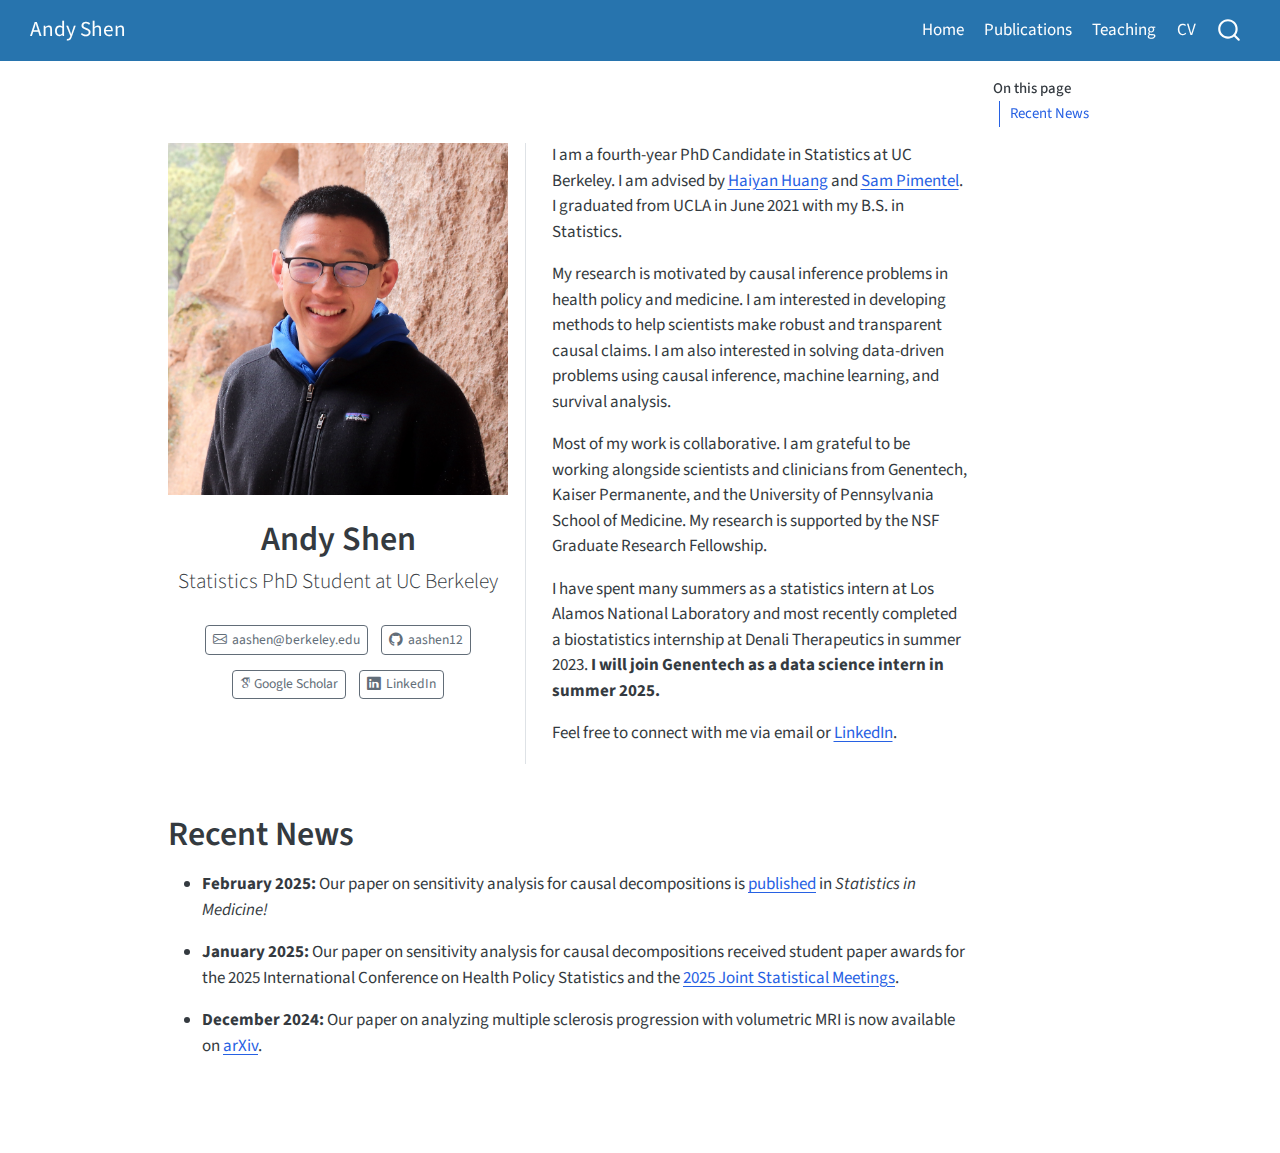
<file: index.html>
<!DOCTYPE html>
<html xmlns="http://www.w3.org/1999/xhtml" lang="en" xml:lang="en"><head>

<meta charset="utf-8">
<meta name="generator" content="quarto-1.5.57">

<meta name="viewport" content="width=device-width, initial-scale=1.0, user-scalable=yes">


<title>Andy Shen</title>
<style>
code{white-space: pre-wrap;}
span.smallcaps{font-variant: small-caps;}
div.columns{display: flex; gap: min(4vw, 1.5em);}
div.column{flex: auto; overflow-x: auto;}
div.hanging-indent{margin-left: 1.5em; text-indent: -1.5em;}
ul.task-list{list-style: none;}
ul.task-list li input[type="checkbox"] {
  width: 0.8em;
  margin: 0 0.8em 0.2em -1em; /* quarto-specific, see https://github.com/quarto-dev/quarto-cli/issues/4556 */ 
  vertical-align: middle;
}
</style>


<script src="site_libs/quarto-nav/quarto-nav.js"></script>
<script src="site_libs/quarto-nav/headroom.min.js"></script>
<script src="site_libs/clipboard/clipboard.min.js"></script>
<script src="site_libs/quarto-search/autocomplete.umd.js"></script>
<script src="site_libs/quarto-search/fuse.min.js"></script>
<script src="site_libs/quarto-search/quarto-search.js"></script>
<meta name="quarto:offset" content="./">
<script src="site_libs/quarto-html/quarto.js"></script>
<script src="site_libs/quarto-html/popper.min.js"></script>
<script src="site_libs/quarto-html/tippy.umd.min.js"></script>
<link href="site_libs/quarto-html/tippy.css" rel="stylesheet">
<link href="site_libs/quarto-html/quarto-syntax-highlighting.css" rel="stylesheet" id="quarto-text-highlighting-styles">
<script src="site_libs/bootstrap/bootstrap.min.js"></script>
<link href="site_libs/bootstrap/bootstrap-icons.css" rel="stylesheet">
<link href="site_libs/bootstrap/bootstrap.min.css" rel="stylesheet" id="quarto-bootstrap" data-mode="light">
<link href="site_libs/quarto-contrib/academicons-1.9.4/all.css" rel="stylesheet">
<link href="site_libs/quarto-contrib/academicons-1.9.4/size.css" rel="stylesheet">
<script id="quarto-search-options" type="application/json">{
  "location": "navbar",
  "copy-button": false,
  "collapse-after": 3,
  "panel-placement": "end",
  "type": "overlay",
  "limit": 50,
  "keyboard-shortcut": [
    "f",
    "/",
    "s"
  ],
  "show-item-context": false,
  "language": {
    "search-no-results-text": "No results",
    "search-matching-documents-text": "matching documents",
    "search-copy-link-title": "Copy link to search",
    "search-hide-matches-text": "Hide additional matches",
    "search-more-match-text": "more match in this document",
    "search-more-matches-text": "more matches in this document",
    "search-clear-button-title": "Clear",
    "search-text-placeholder": "",
    "search-detached-cancel-button-title": "Cancel",
    "search-submit-button-title": "Submit",
    "search-label": "Search"
  }
}</script>


<link rel="stylesheet" href="styles.css">
</head>

<body class="nav-fixed">

<div id="quarto-search-results"></div>
  <header id="quarto-header" class="headroom fixed-top">
    <nav class="navbar navbar-expand-lg " data-bs-theme="dark">
      <div class="navbar-container container-fluid">
      <div class="navbar-brand-container mx-auto">
    <a class="navbar-brand" href="./index.html">
    <span class="navbar-title">Andy Shen</span>
    </a>
  </div>
            <div id="quarto-search" class="" title="Search"></div>
          <button class="navbar-toggler" type="button" data-bs-toggle="collapse" data-bs-target="#navbarCollapse" aria-controls="navbarCollapse" role="menu" aria-expanded="false" aria-label="Toggle navigation" onclick="if (window.quartoToggleHeadroom) { window.quartoToggleHeadroom(); }">
  <span class="navbar-toggler-icon"></span>
</button>
          <div class="collapse navbar-collapse" id="navbarCollapse">
            <ul class="navbar-nav navbar-nav-scroll ms-auto">
  <li class="nav-item">
    <a class="nav-link active" href="./index.html" aria-current="page"> 
<span class="menu-text">Home</span></a>
  </li>  
  <li class="nav-item">
    <a class="nav-link" href="./publications/index.html"> 
<span class="menu-text">Publications</span></a>
  </li>  
  <li class="nav-item">
    <a class="nav-link" href="./teaching/index.html"> 
<span class="menu-text">Teaching</span></a>
  </li>  
  <li class="nav-item">
    <a class="nav-link" href="./andy_shen_resume.pdf"> 
<span class="menu-text">CV</span></a>
  </li>  
</ul>
          </div> <!-- /navcollapse -->
            <div class="quarto-navbar-tools">
</div>
      </div> <!-- /container-fluid -->
    </nav>
</header>
<!-- content -->
<div id="quarto-content" class="quarto-container page-columns page-rows-contents page-layout-article page-navbar">
<!-- sidebar -->
<!-- margin-sidebar -->
    <div id="quarto-margin-sidebar" class="sidebar margin-sidebar">
        <nav id="TOC" role="doc-toc" class="toc-active">
    <h2 id="toc-title">On this page</h2>
   
  <ul>
  <li><a href="#recent-news" id="toc-recent-news" class="nav-link active" data-scroll-target="#recent-news">Recent News</a></li>
  </ul>
</nav>
    </div>
<!-- main -->
<main class="content" id="quarto-document-content">




<div class="quarto-about-trestles">
  <div class="about-entity">
    <img src="andy.jpg" class="about-image
  rectangle " style="width: 20em;">
<header id="title-block-header" class="quarto-title-block default">
<div class="quarto-title">
<h1 class="title">Andy Shen</h1>
<p class="subtitle lead">Statistics PhD Student at UC Berkeley</p>
</div>
<div class="quarto-title-meta">
  </div>
</header>
    <div class="about-links">
  <a href="mailto:aashen@berkeley.edu" class="about-link" rel="" target="">
    <i class="bi bi-envelope"></i>
     <span class="about-link-text">aashen@berkeley.edu</span>
  </a>
  <a href="https://github.com/aashen12" class="about-link" rel="" target="">
    <i class="bi bi-github"></i>
     <span class="about-link-text">aashen12</span>
  </a>
  <a href="https://scholar.google.com/citations?user=5GYeqKgAAAAJ&amp;hl=en" class="about-link" rel="" target="">
     <span class="about-link-text"><i class="ai  ai-google-scholar" aria-label="google-scholar"></i> Google Scholar</span>
  </a>
  <a href="https://www.linkedin.com/in/shen-andy/" class="about-link" rel="" target="">
    <i class="bi bi-linkedin"></i>
     <span class="about-link-text">LinkedIn</span>
  </a>
</div>
  </div>
  <div class="about-contents"><div id="hero-heading">
<p>I am a fourth-year PhD Candidate in Statistics at UC Berkeley. I am advised by <a href="https://statistics.berkeley.edu/people/haiyan-huang">Haiyan Huang</a> and <a href="https://statistics.berkeley.edu/people/sam-pimentel">Sam Pimentel</a>. I graduated from UCLA in June 2021 with my B.S. in Statistics.</p>
<p>My research is motivated by causal inference problems in health policy and medicine. I am interested in developing methods to help scientists make robust and transparent causal claims. I am also interested in solving data-driven problems using causal inference, machine learning, and survival analysis.</p>
<p>Most of my work is collaborative. I am grateful to be working alongside scientists and clinicians from Genentech, Kaiser Permanente, and the University of Pennsylvania School of Medicine. My research is supported by the NSF Graduate Research Fellowship.</p>
<p>I have spent many summers as a statistics intern at Los Alamos National Laboratory and most recently completed a biostatistics internship at Denali Therapeutics in summer 2023. <strong>I will join Genentech as a data science intern in summer 2025.</strong></p>
<p>Feel free to connect with me via email or <a href="https://www.linkedin.com/in/shen-andy/">LinkedIn</a>.</p>
</div></div>
</div>

<section id="recent-news" class="level1">
<h1>Recent News</h1>
<ul>
<li><p><strong>February 2025:</strong> Our paper on sensitivity analysis for causal decompositions is <a href="https://onlinelibrary.wiley.com/doi/10.1002/sim.70010">published</a> in <em>Statistics in Medicine!</em></p></li>
<li><p><strong>January 2025:</strong> Our paper on sensitivity analysis for causal decompositions received student paper awards for the 2025 International Conference on Health Policy Statistics and the <a href="https://community.amstat.org/mhs/awards/studentpapercompetition">2025 Joint Statistical Meetings</a>.</p></li>
<li><p><strong>December 2024:</strong> Our paper on analyzing multiple sclerosis progression with volumetric MRI is now available on <a href="https://arxiv.org/abs/2412.09497">arXiv</a>.</p></li>
</ul>



</section>

</main> <!-- /main -->
<script id="quarto-html-after-body" type="application/javascript">
window.document.addEventListener("DOMContentLoaded", function (event) {
  const toggleBodyColorMode = (bsSheetEl) => {
    const mode = bsSheetEl.getAttribute("data-mode");
    const bodyEl = window.document.querySelector("body");
    if (mode === "dark") {
      bodyEl.classList.add("quarto-dark");
      bodyEl.classList.remove("quarto-light");
    } else {
      bodyEl.classList.add("quarto-light");
      bodyEl.classList.remove("quarto-dark");
    }
  }
  const toggleBodyColorPrimary = () => {
    const bsSheetEl = window.document.querySelector("link#quarto-bootstrap");
    if (bsSheetEl) {
      toggleBodyColorMode(bsSheetEl);
    }
  }
  toggleBodyColorPrimary();  
  const isCodeAnnotation = (el) => {
    for (const clz of el.classList) {
      if (clz.startsWith('code-annotation-')) {                     
        return true;
      }
    }
    return false;
  }
  const onCopySuccess = function(e) {
    // button target
    const button = e.trigger;
    // don't keep focus
    button.blur();
    // flash "checked"
    button.classList.add('code-copy-button-checked');
    var currentTitle = button.getAttribute("title");
    button.setAttribute("title", "Copied!");
    let tooltip;
    if (window.bootstrap) {
      button.setAttribute("data-bs-toggle", "tooltip");
      button.setAttribute("data-bs-placement", "left");
      button.setAttribute("data-bs-title", "Copied!");
      tooltip = new bootstrap.Tooltip(button, 
        { trigger: "manual", 
          customClass: "code-copy-button-tooltip",
          offset: [0, -8]});
      tooltip.show();    
    }
    setTimeout(function() {
      if (tooltip) {
        tooltip.hide();
        button.removeAttribute("data-bs-title");
        button.removeAttribute("data-bs-toggle");
        button.removeAttribute("data-bs-placement");
      }
      button.setAttribute("title", currentTitle);
      button.classList.remove('code-copy-button-checked');
    }, 1000);
    // clear code selection
    e.clearSelection();
  }
  const getTextToCopy = function(trigger) {
      const codeEl = trigger.previousElementSibling.cloneNode(true);
      for (const childEl of codeEl.children) {
        if (isCodeAnnotation(childEl)) {
          childEl.remove();
        }
      }
      return codeEl.innerText;
  }
  const clipboard = new window.ClipboardJS('.code-copy-button:not([data-in-quarto-modal])', {
    text: getTextToCopy
  });
  clipboard.on('success', onCopySuccess);
  if (window.document.getElementById('quarto-embedded-source-code-modal')) {
    // For code content inside modals, clipBoardJS needs to be initialized with a container option
    // TODO: Check when it could be a function (https://github.com/zenorocha/clipboard.js/issues/860)
    const clipboardModal = new window.ClipboardJS('.code-copy-button[data-in-quarto-modal]', {
      text: getTextToCopy,
      container: window.document.getElementById('quarto-embedded-source-code-modal')
    });
    clipboardModal.on('success', onCopySuccess);
  }
    var localhostRegex = new RegExp(/^(?:http|https):\/\/localhost\:?[0-9]*\//);
    var mailtoRegex = new RegExp(/^mailto:/);
      var filterRegex = new RegExp("https:\/\/aashen12\.github\.io\/");
    var isInternal = (href) => {
        return filterRegex.test(href) || localhostRegex.test(href) || mailtoRegex.test(href);
    }
    // Inspect non-navigation links and adorn them if external
 	var links = window.document.querySelectorAll('a[href]:not(.nav-link):not(.navbar-brand):not(.toc-action):not(.sidebar-link):not(.sidebar-item-toggle):not(.pagination-link):not(.no-external):not([aria-hidden]):not(.dropdown-item):not(.quarto-navigation-tool):not(.about-link)');
    for (var i=0; i<links.length; i++) {
      const link = links[i];
      if (!isInternal(link.href)) {
        // undo the damage that might have been done by quarto-nav.js in the case of
        // links that we want to consider external
        if (link.dataset.originalHref !== undefined) {
          link.href = link.dataset.originalHref;
        }
      }
    }
  function tippyHover(el, contentFn, onTriggerFn, onUntriggerFn) {
    const config = {
      allowHTML: true,
      maxWidth: 500,
      delay: 100,
      arrow: false,
      appendTo: function(el) {
          return el.parentElement;
      },
      interactive: true,
      interactiveBorder: 10,
      theme: 'quarto',
      placement: 'bottom-start',
    };
    if (contentFn) {
      config.content = contentFn;
    }
    if (onTriggerFn) {
      config.onTrigger = onTriggerFn;
    }
    if (onUntriggerFn) {
      config.onUntrigger = onUntriggerFn;
    }
    window.tippy(el, config); 
  }
  const noterefs = window.document.querySelectorAll('a[role="doc-noteref"]');
  for (var i=0; i<noterefs.length; i++) {
    const ref = noterefs[i];
    tippyHover(ref, function() {
      // use id or data attribute instead here
      let href = ref.getAttribute('data-footnote-href') || ref.getAttribute('href');
      try { href = new URL(href).hash; } catch {}
      const id = href.replace(/^#\/?/, "");
      const note = window.document.getElementById(id);
      if (note) {
        return note.innerHTML;
      } else {
        return "";
      }
    });
  }
  const xrefs = window.document.querySelectorAll('a.quarto-xref');
  const processXRef = (id, note) => {
    // Strip column container classes
    const stripColumnClz = (el) => {
      el.classList.remove("page-full", "page-columns");
      if (el.children) {
        for (const child of el.children) {
          stripColumnClz(child);
        }
      }
    }
    stripColumnClz(note)
    if (id === null || id.startsWith('sec-')) {
      // Special case sections, only their first couple elements
      const container = document.createElement("div");
      if (note.children && note.children.length > 2) {
        container.appendChild(note.children[0].cloneNode(true));
        for (let i = 1; i < note.children.length; i++) {
          const child = note.children[i];
          if (child.tagName === "P" && child.innerText === "") {
            continue;
          } else {
            container.appendChild(child.cloneNode(true));
            break;
          }
        }
        if (window.Quarto?.typesetMath) {
          window.Quarto.typesetMath(container);
        }
        return container.innerHTML
      } else {
        if (window.Quarto?.typesetMath) {
          window.Quarto.typesetMath(note);
        }
        return note.innerHTML;
      }
    } else {
      // Remove any anchor links if they are present
      const anchorLink = note.querySelector('a.anchorjs-link');
      if (anchorLink) {
        anchorLink.remove();
      }
      if (window.Quarto?.typesetMath) {
        window.Quarto.typesetMath(note);
      }
      // TODO in 1.5, we should make sure this works without a callout special case
      if (note.classList.contains("callout")) {
        return note.outerHTML;
      } else {
        return note.innerHTML;
      }
    }
  }
  for (var i=0; i<xrefs.length; i++) {
    const xref = xrefs[i];
    tippyHover(xref, undefined, function(instance) {
      instance.disable();
      let url = xref.getAttribute('href');
      let hash = undefined; 
      if (url.startsWith('#')) {
        hash = url;
      } else {
        try { hash = new URL(url).hash; } catch {}
      }
      if (hash) {
        const id = hash.replace(/^#\/?/, "");
        const note = window.document.getElementById(id);
        if (note !== null) {
          try {
            const html = processXRef(id, note.cloneNode(true));
            instance.setContent(html);
          } finally {
            instance.enable();
            instance.show();
          }
        } else {
          // See if we can fetch this
          fetch(url.split('#')[0])
          .then(res => res.text())
          .then(html => {
            const parser = new DOMParser();
            const htmlDoc = parser.parseFromString(html, "text/html");
            const note = htmlDoc.getElementById(id);
            if (note !== null) {
              const html = processXRef(id, note);
              instance.setContent(html);
            } 
          }).finally(() => {
            instance.enable();
            instance.show();
          });
        }
      } else {
        // See if we can fetch a full url (with no hash to target)
        // This is a special case and we should probably do some content thinning / targeting
        fetch(url)
        .then(res => res.text())
        .then(html => {
          const parser = new DOMParser();
          const htmlDoc = parser.parseFromString(html, "text/html");
          const note = htmlDoc.querySelector('main.content');
          if (note !== null) {
            // This should only happen for chapter cross references
            // (since there is no id in the URL)
            // remove the first header
            if (note.children.length > 0 && note.children[0].tagName === "HEADER") {
              note.children[0].remove();
            }
            const html = processXRef(null, note);
            instance.setContent(html);
          } 
        }).finally(() => {
          instance.enable();
          instance.show();
        });
      }
    }, function(instance) {
    });
  }
      let selectedAnnoteEl;
      const selectorForAnnotation = ( cell, annotation) => {
        let cellAttr = 'data-code-cell="' + cell + '"';
        let lineAttr = 'data-code-annotation="' +  annotation + '"';
        const selector = 'span[' + cellAttr + '][' + lineAttr + ']';
        return selector;
      }
      const selectCodeLines = (annoteEl) => {
        const doc = window.document;
        const targetCell = annoteEl.getAttribute("data-target-cell");
        const targetAnnotation = annoteEl.getAttribute("data-target-annotation");
        const annoteSpan = window.document.querySelector(selectorForAnnotation(targetCell, targetAnnotation));
        const lines = annoteSpan.getAttribute("data-code-lines").split(",");
        const lineIds = lines.map((line) => {
          return targetCell + "-" + line;
        })
        let top = null;
        let height = null;
        let parent = null;
        if (lineIds.length > 0) {
            //compute the position of the single el (top and bottom and make a div)
            const el = window.document.getElementById(lineIds[0]);
            top = el.offsetTop;
            height = el.offsetHeight;
            parent = el.parentElement.parentElement;
          if (lineIds.length > 1) {
            const lastEl = window.document.getElementById(lineIds[lineIds.length - 1]);
            const bottom = lastEl.offsetTop + lastEl.offsetHeight;
            height = bottom - top;
          }
          if (top !== null && height !== null && parent !== null) {
            // cook up a div (if necessary) and position it 
            let div = window.document.getElementById("code-annotation-line-highlight");
            if (div === null) {
              div = window.document.createElement("div");
              div.setAttribute("id", "code-annotation-line-highlight");
              div.style.position = 'absolute';
              parent.appendChild(div);
            }
            div.style.top = top - 2 + "px";
            div.style.height = height + 4 + "px";
            div.style.left = 0;
            let gutterDiv = window.document.getElementById("code-annotation-line-highlight-gutter");
            if (gutterDiv === null) {
              gutterDiv = window.document.createElement("div");
              gutterDiv.setAttribute("id", "code-annotation-line-highlight-gutter");
              gutterDiv.style.position = 'absolute';
              const codeCell = window.document.getElementById(targetCell);
              const gutter = codeCell.querySelector('.code-annotation-gutter');
              gutter.appendChild(gutterDiv);
            }
            gutterDiv.style.top = top - 2 + "px";
            gutterDiv.style.height = height + 4 + "px";
          }
          selectedAnnoteEl = annoteEl;
        }
      };
      const unselectCodeLines = () => {
        const elementsIds = ["code-annotation-line-highlight", "code-annotation-line-highlight-gutter"];
        elementsIds.forEach((elId) => {
          const div = window.document.getElementById(elId);
          if (div) {
            div.remove();
          }
        });
        selectedAnnoteEl = undefined;
      };
        // Handle positioning of the toggle
    window.addEventListener(
      "resize",
      throttle(() => {
        elRect = undefined;
        if (selectedAnnoteEl) {
          selectCodeLines(selectedAnnoteEl);
        }
      }, 10)
    );
    function throttle(fn, ms) {
    let throttle = false;
    let timer;
      return (...args) => {
        if(!throttle) { // first call gets through
            fn.apply(this, args);
            throttle = true;
        } else { // all the others get throttled
            if(timer) clearTimeout(timer); // cancel #2
            timer = setTimeout(() => {
              fn.apply(this, args);
              timer = throttle = false;
            }, ms);
        }
      };
    }
      // Attach click handler to the DT
      const annoteDls = window.document.querySelectorAll('dt[data-target-cell]');
      for (const annoteDlNode of annoteDls) {
        annoteDlNode.addEventListener('click', (event) => {
          const clickedEl = event.target;
          if (clickedEl !== selectedAnnoteEl) {
            unselectCodeLines();
            const activeEl = window.document.querySelector('dt[data-target-cell].code-annotation-active');
            if (activeEl) {
              activeEl.classList.remove('code-annotation-active');
            }
            selectCodeLines(clickedEl);
            clickedEl.classList.add('code-annotation-active');
          } else {
            // Unselect the line
            unselectCodeLines();
            clickedEl.classList.remove('code-annotation-active');
          }
        });
      }
  const findCites = (el) => {
    const parentEl = el.parentElement;
    if (parentEl) {
      const cites = parentEl.dataset.cites;
      if (cites) {
        return {
          el,
          cites: cites.split(' ')
        };
      } else {
        return findCites(el.parentElement)
      }
    } else {
      return undefined;
    }
  };
  var bibliorefs = window.document.querySelectorAll('a[role="doc-biblioref"]');
  for (var i=0; i<bibliorefs.length; i++) {
    const ref = bibliorefs[i];
    const citeInfo = findCites(ref);
    if (citeInfo) {
      tippyHover(citeInfo.el, function() {
        var popup = window.document.createElement('div');
        citeInfo.cites.forEach(function(cite) {
          var citeDiv = window.document.createElement('div');
          citeDiv.classList.add('hanging-indent');
          citeDiv.classList.add('csl-entry');
          var biblioDiv = window.document.getElementById('ref-' + cite);
          if (biblioDiv) {
            citeDiv.innerHTML = biblioDiv.innerHTML;
          }
          popup.appendChild(citeDiv);
        });
        return popup.innerHTML;
      });
    }
  }
});
</script>
</div> <!-- /content -->




</body></html>
</file>
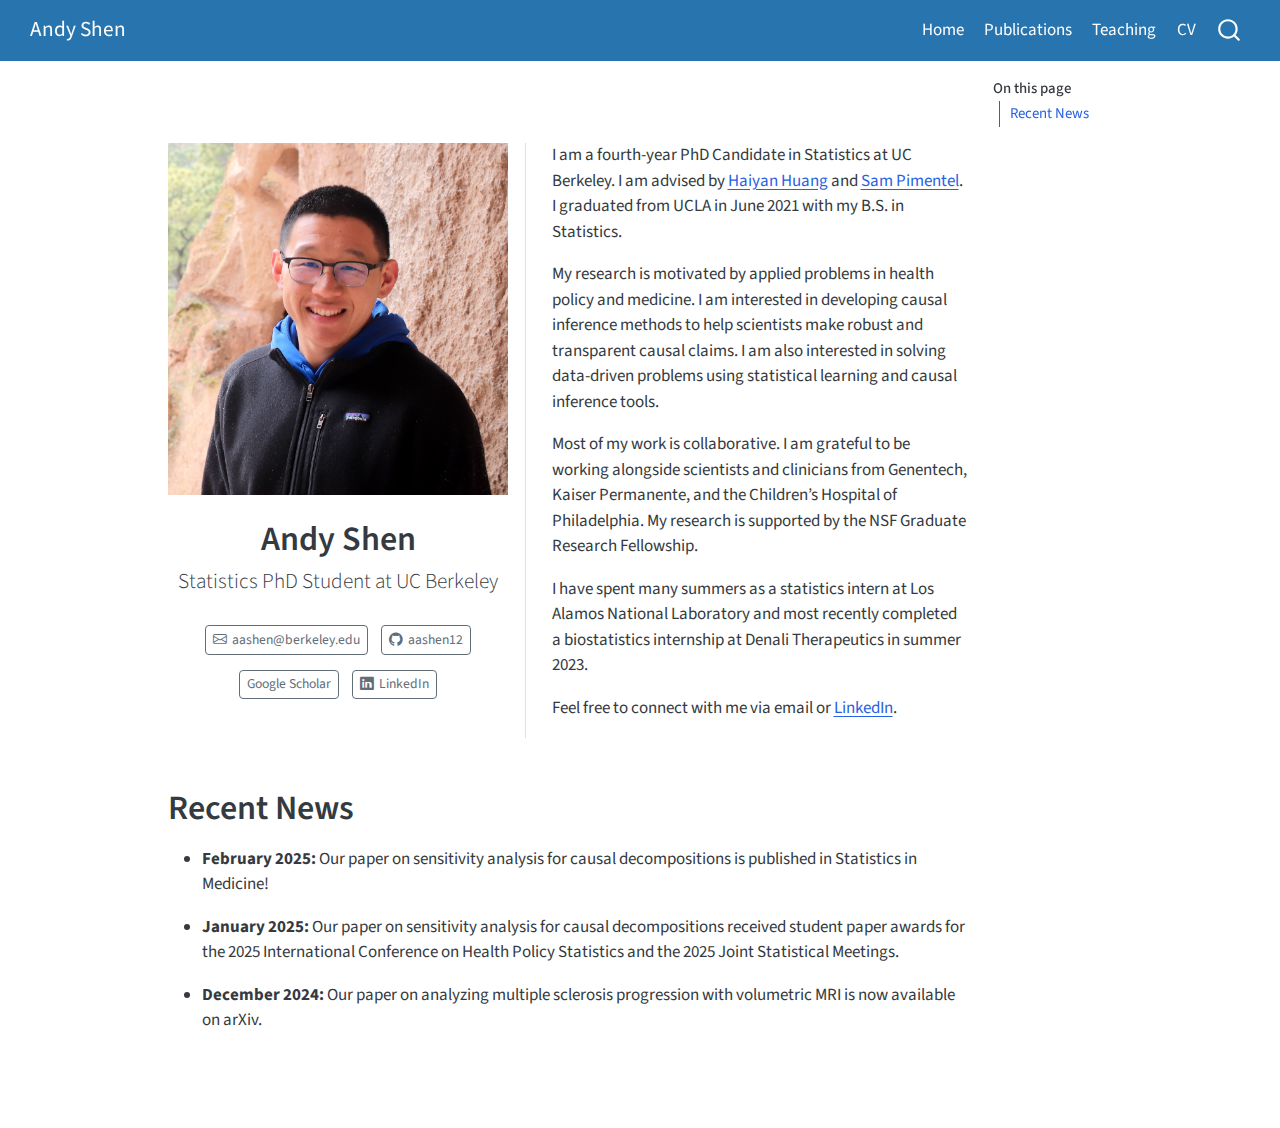
<file: docs/index.html>
<!DOCTYPE html>
<html xmlns="http://www.w3.org/1999/xhtml" lang="en" xml:lang="en"><head>

<meta charset="utf-8">
<meta name="generator" content="quarto-1.5.57">

<meta name="viewport" content="width=device-width, initial-scale=1.0, user-scalable=yes">


<title>Andy Shen</title>
<style>
code{white-space: pre-wrap;}
span.smallcaps{font-variant: small-caps;}
div.columns{display: flex; gap: min(4vw, 1.5em);}
div.column{flex: auto; overflow-x: auto;}
div.hanging-indent{margin-left: 1.5em; text-indent: -1.5em;}
ul.task-list{list-style: none;}
ul.task-list li input[type="checkbox"] {
  width: 0.8em;
  margin: 0 0.8em 0.2em -1em; /* quarto-specific, see https://github.com/quarto-dev/quarto-cli/issues/4556 */ 
  vertical-align: middle;
}
</style>


<script src="site_libs/quarto-nav/quarto-nav.js"></script>
<script src="site_libs/quarto-nav/headroom.min.js"></script>
<script src="site_libs/clipboard/clipboard.min.js"></script>
<script src="site_libs/quarto-search/autocomplete.umd.js"></script>
<script src="site_libs/quarto-search/fuse.min.js"></script>
<script src="site_libs/quarto-search/quarto-search.js"></script>
<meta name="quarto:offset" content="./">
<script src="site_libs/quarto-html/quarto.js"></script>
<script src="site_libs/quarto-html/popper.min.js"></script>
<script src="site_libs/quarto-html/tippy.umd.min.js"></script>
<link href="site_libs/quarto-html/tippy.css" rel="stylesheet">
<link href="site_libs/quarto-html/quarto-syntax-highlighting.css" rel="stylesheet" id="quarto-text-highlighting-styles">
<script src="site_libs/bootstrap/bootstrap.min.js"></script>
<link href="site_libs/bootstrap/bootstrap-icons.css" rel="stylesheet">
<link href="site_libs/bootstrap/bootstrap.min.css" rel="stylesheet" id="quarto-bootstrap" data-mode="light">
<script id="quarto-search-options" type="application/json">{
  "location": "navbar",
  "copy-button": false,
  "collapse-after": 3,
  "panel-placement": "end",
  "type": "overlay",
  "limit": 50,
  "keyboard-shortcut": [
    "f",
    "/",
    "s"
  ],
  "show-item-context": false,
  "language": {
    "search-no-results-text": "No results",
    "search-matching-documents-text": "matching documents",
    "search-copy-link-title": "Copy link to search",
    "search-hide-matches-text": "Hide additional matches",
    "search-more-match-text": "more match in this document",
    "search-more-matches-text": "more matches in this document",
    "search-clear-button-title": "Clear",
    "search-text-placeholder": "",
    "search-detached-cancel-button-title": "Cancel",
    "search-submit-button-title": "Submit",
    "search-label": "Search"
  }
}</script>


<link rel="stylesheet" href="styles.css">
</head>

<body class="nav-fixed">

<div id="quarto-search-results"></div>
  <header id="quarto-header" class="headroom fixed-top">
    <nav class="navbar navbar-expand-lg " data-bs-theme="dark">
      <div class="navbar-container container-fluid">
      <div class="navbar-brand-container mx-auto">
    <a class="navbar-brand" href="./index.html">
    <span class="navbar-title">Andy Shen</span>
    </a>
  </div>
            <div id="quarto-search" class="" title="Search"></div>
          <button class="navbar-toggler" type="button" data-bs-toggle="collapse" data-bs-target="#navbarCollapse" aria-controls="navbarCollapse" role="menu" aria-expanded="false" aria-label="Toggle navigation" onclick="if (window.quartoToggleHeadroom) { window.quartoToggleHeadroom(); }">
  <span class="navbar-toggler-icon"></span>
</button>
          <div class="collapse navbar-collapse" id="navbarCollapse">
            <ul class="navbar-nav navbar-nav-scroll ms-auto">
  <li class="nav-item">
    <a class="nav-link active" href="./index.html" aria-current="page"> 
<span class="menu-text">Home</span></a>
  </li>  
  <li class="nav-item">
    <a class="nav-link" href="./publications/index.html"> 
<span class="menu-text">Publications</span></a>
  </li>  
  <li class="nav-item">
    <a class="nav-link" href="./teaching/index.html"> 
<span class="menu-text">Teaching</span></a>
  </li>  
  <li class="nav-item">
    <a class="nav-link" href="./andy_shen_resume.pdf"> 
<span class="menu-text">CV</span></a>
  </li>  
</ul>
          </div> <!-- /navcollapse -->
            <div class="quarto-navbar-tools">
</div>
      </div> <!-- /container-fluid -->
    </nav>
</header>
<!-- content -->
<div id="quarto-content" class="quarto-container page-columns page-rows-contents page-layout-article page-navbar">
<!-- sidebar -->
<!-- margin-sidebar -->
    <div id="quarto-margin-sidebar" class="sidebar margin-sidebar">
        <nav id="TOC" role="doc-toc" class="toc-active">
    <h2 id="toc-title">On this page</h2>
   
  <ul>
  <li><a href="#recent-news" id="toc-recent-news" class="nav-link active" data-scroll-target="#recent-news">Recent News</a></li>
  </ul>
</nav>
    </div>
<!-- main -->
<main class="content" id="quarto-document-content">




<div class="quarto-about-trestles">
  <div class="about-entity">
    <img src="andy.jpg" class="about-image
  rectangle " style="width: 20em;">
<header id="title-block-header" class="quarto-title-block default">
<div class="quarto-title">
<h1 class="title">Andy Shen</h1>
<p class="subtitle lead">Statistics PhD Student at UC Berkeley</p>
</div>
<div class="quarto-title-meta">
  </div>
</header>
    <div class="about-links">
  <a href="mailto:aashen@berkeley.edu" class="about-link" rel="" target="">
    <i class="bi bi-envelope"></i>
     <span class="about-link-text">aashen@berkeley.edu</span>
  </a>
  <a href="https://github.com/aashen12" class="about-link" rel="" target="">
    <i class="bi bi-github"></i>
     <span class="about-link-text">aashen12</span>
  </a>
  <a href="https://scholar.google.com/citations?user=5GYeqKgAAAAJ&amp;hl=en" class="about-link" rel="" target="">
     <span class="about-link-text">Google Scholar</span>
  </a>
  <a href="https://www.linkedin.com/in/shen-andy/" class="about-link" rel="" target="">
    <i class="bi bi-linkedin"></i>
     <span class="about-link-text">LinkedIn</span>
  </a>
</div>
  </div>
  <div class="about-contents"><div id="hero-heading">
<p>I am a fourth-year PhD Candidate in Statistics at UC Berkeley. I am advised by <a href="https://statistics.berkeley.edu/people/haiyan-huang">Haiyan Huang</a> and <a href="https://statistics.berkeley.edu/people/sam-pimentel">Sam Pimentel</a>. I graduated from UCLA in June 2021 with my B.S. in Statistics.</p>
<p>My research is motivated by applied problems in health policy and medicine. I am interested in developing causal inference methods to help scientists make robust and transparent causal claims. I am also interested in solving data-driven problems using statistical learning and causal inference tools.</p>
<p>Most of my work is collaborative. I am grateful to be working alongside scientists and clinicians from Genentech, Kaiser Permanente, and the Children’s Hospital of Philadelphia. My research is supported by the NSF Graduate Research Fellowship.</p>
<p>I have spent many summers as a statistics intern at Los Alamos National Laboratory and most recently completed a biostatistics internship at Denali Therapeutics in summer 2023.</p>
<p>Feel free to connect with me via email or <a href="https://www.linkedin.com/in/shen-andy/">LinkedIn</a>.</p>
</div></div>
</div>

<section id="recent-news" class="level1">
<h1>Recent News</h1>
<ul>
<li><p><strong>February 2025:</strong> Our paper on sensitivity analysis for causal decompositions is published in Statistics in Medicine!</p></li>
<li><p><strong>January 2025:</strong> Our paper on sensitivity analysis for causal decompositions received student paper awards for the 2025 International Conference on Health Policy Statistics and the 2025 Joint Statistical Meetings.</p></li>
<li><p><strong>December 2024:</strong> Our paper on analyzing multiple sclerosis progression with volumetric MRI is now available on arXiv.</p></li>
</ul>



</section>

</main> <!-- /main -->
<script id="quarto-html-after-body" type="application/javascript">
window.document.addEventListener("DOMContentLoaded", function (event) {
  const toggleBodyColorMode = (bsSheetEl) => {
    const mode = bsSheetEl.getAttribute("data-mode");
    const bodyEl = window.document.querySelector("body");
    if (mode === "dark") {
      bodyEl.classList.add("quarto-dark");
      bodyEl.classList.remove("quarto-light");
    } else {
      bodyEl.classList.add("quarto-light");
      bodyEl.classList.remove("quarto-dark");
    }
  }
  const toggleBodyColorPrimary = () => {
    const bsSheetEl = window.document.querySelector("link#quarto-bootstrap");
    if (bsSheetEl) {
      toggleBodyColorMode(bsSheetEl);
    }
  }
  toggleBodyColorPrimary();  
  const isCodeAnnotation = (el) => {
    for (const clz of el.classList) {
      if (clz.startsWith('code-annotation-')) {                     
        return true;
      }
    }
    return false;
  }
  const onCopySuccess = function(e) {
    // button target
    const button = e.trigger;
    // don't keep focus
    button.blur();
    // flash "checked"
    button.classList.add('code-copy-button-checked');
    var currentTitle = button.getAttribute("title");
    button.setAttribute("title", "Copied!");
    let tooltip;
    if (window.bootstrap) {
      button.setAttribute("data-bs-toggle", "tooltip");
      button.setAttribute("data-bs-placement", "left");
      button.setAttribute("data-bs-title", "Copied!");
      tooltip = new bootstrap.Tooltip(button, 
        { trigger: "manual", 
          customClass: "code-copy-button-tooltip",
          offset: [0, -8]});
      tooltip.show();    
    }
    setTimeout(function() {
      if (tooltip) {
        tooltip.hide();
        button.removeAttribute("data-bs-title");
        button.removeAttribute("data-bs-toggle");
        button.removeAttribute("data-bs-placement");
      }
      button.setAttribute("title", currentTitle);
      button.classList.remove('code-copy-button-checked');
    }, 1000);
    // clear code selection
    e.clearSelection();
  }
  const getTextToCopy = function(trigger) {
      const codeEl = trigger.previousElementSibling.cloneNode(true);
      for (const childEl of codeEl.children) {
        if (isCodeAnnotation(childEl)) {
          childEl.remove();
        }
      }
      return codeEl.innerText;
  }
  const clipboard = new window.ClipboardJS('.code-copy-button:not([data-in-quarto-modal])', {
    text: getTextToCopy
  });
  clipboard.on('success', onCopySuccess);
  if (window.document.getElementById('quarto-embedded-source-code-modal')) {
    // For code content inside modals, clipBoardJS needs to be initialized with a container option
    // TODO: Check when it could be a function (https://github.com/zenorocha/clipboard.js/issues/860)
    const clipboardModal = new window.ClipboardJS('.code-copy-button[data-in-quarto-modal]', {
      text: getTextToCopy,
      container: window.document.getElementById('quarto-embedded-source-code-modal')
    });
    clipboardModal.on('success', onCopySuccess);
  }
    var localhostRegex = new RegExp(/^(?:http|https):\/\/localhost\:?[0-9]*\//);
    var mailtoRegex = new RegExp(/^mailto:/);
      var filterRegex = new RegExp("https:\/\/aashen12\.github\.io\/");
    var isInternal = (href) => {
        return filterRegex.test(href) || localhostRegex.test(href) || mailtoRegex.test(href);
    }
    // Inspect non-navigation links and adorn them if external
 	var links = window.document.querySelectorAll('a[href]:not(.nav-link):not(.navbar-brand):not(.toc-action):not(.sidebar-link):not(.sidebar-item-toggle):not(.pagination-link):not(.no-external):not([aria-hidden]):not(.dropdown-item):not(.quarto-navigation-tool):not(.about-link)');
    for (var i=0; i<links.length; i++) {
      const link = links[i];
      if (!isInternal(link.href)) {
        // undo the damage that might have been done by quarto-nav.js in the case of
        // links that we want to consider external
        if (link.dataset.originalHref !== undefined) {
          link.href = link.dataset.originalHref;
        }
      }
    }
  function tippyHover(el, contentFn, onTriggerFn, onUntriggerFn) {
    const config = {
      allowHTML: true,
      maxWidth: 500,
      delay: 100,
      arrow: false,
      appendTo: function(el) {
          return el.parentElement;
      },
      interactive: true,
      interactiveBorder: 10,
      theme: 'quarto',
      placement: 'bottom-start',
    };
    if (contentFn) {
      config.content = contentFn;
    }
    if (onTriggerFn) {
      config.onTrigger = onTriggerFn;
    }
    if (onUntriggerFn) {
      config.onUntrigger = onUntriggerFn;
    }
    window.tippy(el, config); 
  }
  const noterefs = window.document.querySelectorAll('a[role="doc-noteref"]');
  for (var i=0; i<noterefs.length; i++) {
    const ref = noterefs[i];
    tippyHover(ref, function() {
      // use id or data attribute instead here
      let href = ref.getAttribute('data-footnote-href') || ref.getAttribute('href');
      try { href = new URL(href).hash; } catch {}
      const id = href.replace(/^#\/?/, "");
      const note = window.document.getElementById(id);
      if (note) {
        return note.innerHTML;
      } else {
        return "";
      }
    });
  }
  const xrefs = window.document.querySelectorAll('a.quarto-xref');
  const processXRef = (id, note) => {
    // Strip column container classes
    const stripColumnClz = (el) => {
      el.classList.remove("page-full", "page-columns");
      if (el.children) {
        for (const child of el.children) {
          stripColumnClz(child);
        }
      }
    }
    stripColumnClz(note)
    if (id === null || id.startsWith('sec-')) {
      // Special case sections, only their first couple elements
      const container = document.createElement("div");
      if (note.children && note.children.length > 2) {
        container.appendChild(note.children[0].cloneNode(true));
        for (let i = 1; i < note.children.length; i++) {
          const child = note.children[i];
          if (child.tagName === "P" && child.innerText === "") {
            continue;
          } else {
            container.appendChild(child.cloneNode(true));
            break;
          }
        }
        if (window.Quarto?.typesetMath) {
          window.Quarto.typesetMath(container);
        }
        return container.innerHTML
      } else {
        if (window.Quarto?.typesetMath) {
          window.Quarto.typesetMath(note);
        }
        return note.innerHTML;
      }
    } else {
      // Remove any anchor links if they are present
      const anchorLink = note.querySelector('a.anchorjs-link');
      if (anchorLink) {
        anchorLink.remove();
      }
      if (window.Quarto?.typesetMath) {
        window.Quarto.typesetMath(note);
      }
      // TODO in 1.5, we should make sure this works without a callout special case
      if (note.classList.contains("callout")) {
        return note.outerHTML;
      } else {
        return note.innerHTML;
      }
    }
  }
  for (var i=0; i<xrefs.length; i++) {
    const xref = xrefs[i];
    tippyHover(xref, undefined, function(instance) {
      instance.disable();
      let url = xref.getAttribute('href');
      let hash = undefined; 
      if (url.startsWith('#')) {
        hash = url;
      } else {
        try { hash = new URL(url).hash; } catch {}
      }
      if (hash) {
        const id = hash.replace(/^#\/?/, "");
        const note = window.document.getElementById(id);
        if (note !== null) {
          try {
            const html = processXRef(id, note.cloneNode(true));
            instance.setContent(html);
          } finally {
            instance.enable();
            instance.show();
          }
        } else {
          // See if we can fetch this
          fetch(url.split('#')[0])
          .then(res => res.text())
          .then(html => {
            const parser = new DOMParser();
            const htmlDoc = parser.parseFromString(html, "text/html");
            const note = htmlDoc.getElementById(id);
            if (note !== null) {
              const html = processXRef(id, note);
              instance.setContent(html);
            } 
          }).finally(() => {
            instance.enable();
            instance.show();
          });
        }
      } else {
        // See if we can fetch a full url (with no hash to target)
        // This is a special case and we should probably do some content thinning / targeting
        fetch(url)
        .then(res => res.text())
        .then(html => {
          const parser = new DOMParser();
          const htmlDoc = parser.parseFromString(html, "text/html");
          const note = htmlDoc.querySelector('main.content');
          if (note !== null) {
            // This should only happen for chapter cross references
            // (since there is no id in the URL)
            // remove the first header
            if (note.children.length > 0 && note.children[0].tagName === "HEADER") {
              note.children[0].remove();
            }
            const html = processXRef(null, note);
            instance.setContent(html);
          } 
        }).finally(() => {
          instance.enable();
          instance.show();
        });
      }
    }, function(instance) {
    });
  }
      let selectedAnnoteEl;
      const selectorForAnnotation = ( cell, annotation) => {
        let cellAttr = 'data-code-cell="' + cell + '"';
        let lineAttr = 'data-code-annotation="' +  annotation + '"';
        const selector = 'span[' + cellAttr + '][' + lineAttr + ']';
        return selector;
      }
      const selectCodeLines = (annoteEl) => {
        const doc = window.document;
        const targetCell = annoteEl.getAttribute("data-target-cell");
        const targetAnnotation = annoteEl.getAttribute("data-target-annotation");
        const annoteSpan = window.document.querySelector(selectorForAnnotation(targetCell, targetAnnotation));
        const lines = annoteSpan.getAttribute("data-code-lines").split(",");
        const lineIds = lines.map((line) => {
          return targetCell + "-" + line;
        })
        let top = null;
        let height = null;
        let parent = null;
        if (lineIds.length > 0) {
            //compute the position of the single el (top and bottom and make a div)
            const el = window.document.getElementById(lineIds[0]);
            top = el.offsetTop;
            height = el.offsetHeight;
            parent = el.parentElement.parentElement;
          if (lineIds.length > 1) {
            const lastEl = window.document.getElementById(lineIds[lineIds.length - 1]);
            const bottom = lastEl.offsetTop + lastEl.offsetHeight;
            height = bottom - top;
          }
          if (top !== null && height !== null && parent !== null) {
            // cook up a div (if necessary) and position it 
            let div = window.document.getElementById("code-annotation-line-highlight");
            if (div === null) {
              div = window.document.createElement("div");
              div.setAttribute("id", "code-annotation-line-highlight");
              div.style.position = 'absolute';
              parent.appendChild(div);
            }
            div.style.top = top - 2 + "px";
            div.style.height = height + 4 + "px";
            div.style.left = 0;
            let gutterDiv = window.document.getElementById("code-annotation-line-highlight-gutter");
            if (gutterDiv === null) {
              gutterDiv = window.document.createElement("div");
              gutterDiv.setAttribute("id", "code-annotation-line-highlight-gutter");
              gutterDiv.style.position = 'absolute';
              const codeCell = window.document.getElementById(targetCell);
              const gutter = codeCell.querySelector('.code-annotation-gutter');
              gutter.appendChild(gutterDiv);
            }
            gutterDiv.style.top = top - 2 + "px";
            gutterDiv.style.height = height + 4 + "px";
          }
          selectedAnnoteEl = annoteEl;
        }
      };
      const unselectCodeLines = () => {
        const elementsIds = ["code-annotation-line-highlight", "code-annotation-line-highlight-gutter"];
        elementsIds.forEach((elId) => {
          const div = window.document.getElementById(elId);
          if (div) {
            div.remove();
          }
        });
        selectedAnnoteEl = undefined;
      };
        // Handle positioning of the toggle
    window.addEventListener(
      "resize",
      throttle(() => {
        elRect = undefined;
        if (selectedAnnoteEl) {
          selectCodeLines(selectedAnnoteEl);
        }
      }, 10)
    );
    function throttle(fn, ms) {
    let throttle = false;
    let timer;
      return (...args) => {
        if(!throttle) { // first call gets through
            fn.apply(this, args);
            throttle = true;
        } else { // all the others get throttled
            if(timer) clearTimeout(timer); // cancel #2
            timer = setTimeout(() => {
              fn.apply(this, args);
              timer = throttle = false;
            }, ms);
        }
      };
    }
      // Attach click handler to the DT
      const annoteDls = window.document.querySelectorAll('dt[data-target-cell]');
      for (const annoteDlNode of annoteDls) {
        annoteDlNode.addEventListener('click', (event) => {
          const clickedEl = event.target;
          if (clickedEl !== selectedAnnoteEl) {
            unselectCodeLines();
            const activeEl = window.document.querySelector('dt[data-target-cell].code-annotation-active');
            if (activeEl) {
              activeEl.classList.remove('code-annotation-active');
            }
            selectCodeLines(clickedEl);
            clickedEl.classList.add('code-annotation-active');
          } else {
            // Unselect the line
            unselectCodeLines();
            clickedEl.classList.remove('code-annotation-active');
          }
        });
      }
  const findCites = (el) => {
    const parentEl = el.parentElement;
    if (parentEl) {
      const cites = parentEl.dataset.cites;
      if (cites) {
        return {
          el,
          cites: cites.split(' ')
        };
      } else {
        return findCites(el.parentElement)
      }
    } else {
      return undefined;
    }
  };
  var bibliorefs = window.document.querySelectorAll('a[role="doc-biblioref"]');
  for (var i=0; i<bibliorefs.length; i++) {
    const ref = bibliorefs[i];
    const citeInfo = findCites(ref);
    if (citeInfo) {
      tippyHover(citeInfo.el, function() {
        var popup = window.document.createElement('div');
        citeInfo.cites.forEach(function(cite) {
          var citeDiv = window.document.createElement('div');
          citeDiv.classList.add('hanging-indent');
          citeDiv.classList.add('csl-entry');
          var biblioDiv = window.document.getElementById('ref-' + cite);
          if (biblioDiv) {
            citeDiv.innerHTML = biblioDiv.innerHTML;
          }
          popup.appendChild(citeDiv);
        });
        return popup.innerHTML;
      });
    }
  }
});
</script>
</div> <!-- /content -->




</body></html>
</file>
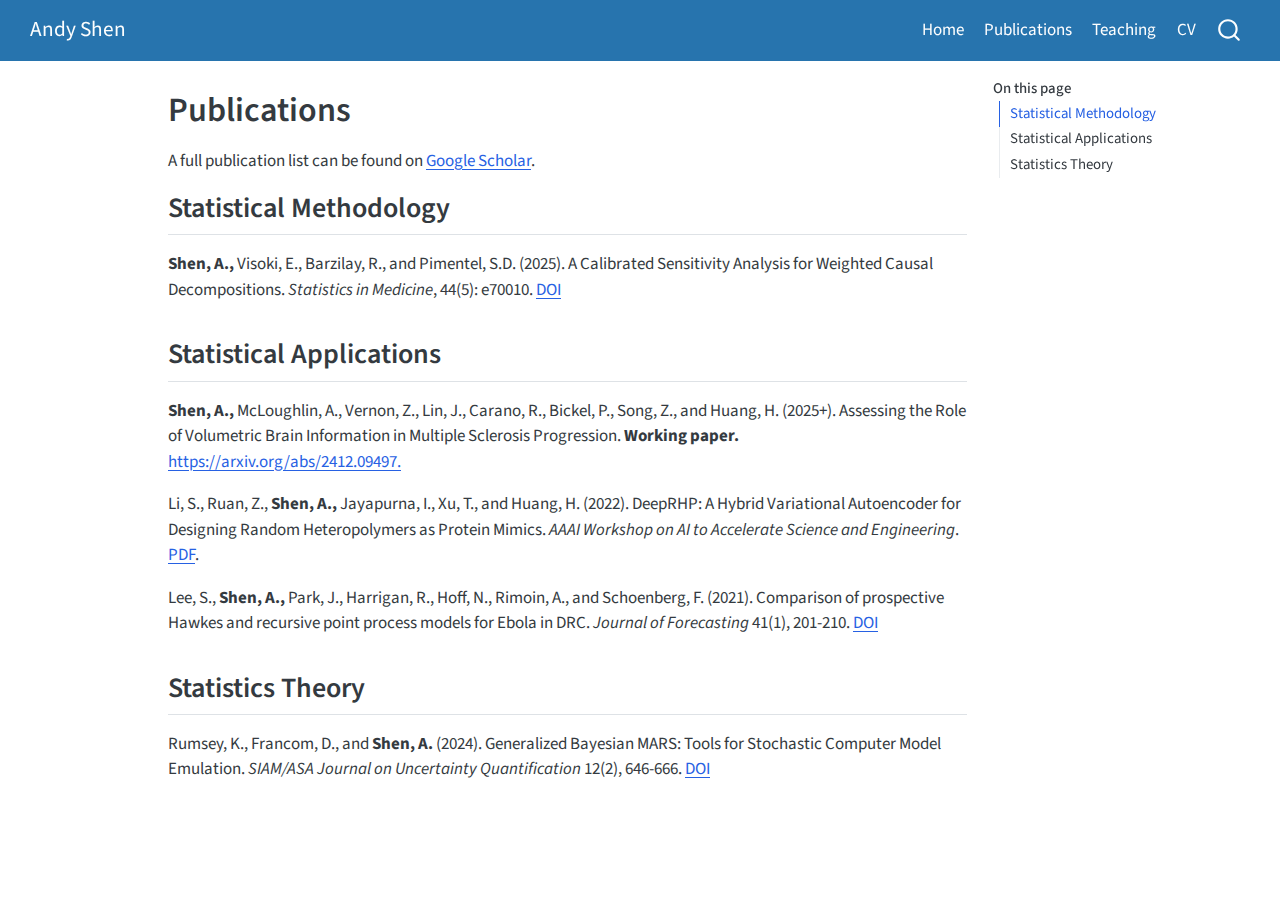
<file: publications/index.html>
<!DOCTYPE html>
<html xmlns="http://www.w3.org/1999/xhtml" lang="en" xml:lang="en"><head>

<meta charset="utf-8">
<meta name="generator" content="quarto-1.5.57">

<meta name="viewport" content="width=device-width, initial-scale=1.0, user-scalable=yes">


<title>Publications – Andy Shen</title>
<style>
code{white-space: pre-wrap;}
span.smallcaps{font-variant: small-caps;}
div.columns{display: flex; gap: min(4vw, 1.5em);}
div.column{flex: auto; overflow-x: auto;}
div.hanging-indent{margin-left: 1.5em; text-indent: -1.5em;}
ul.task-list{list-style: none;}
ul.task-list li input[type="checkbox"] {
  width: 0.8em;
  margin: 0 0.8em 0.2em -1em; /* quarto-specific, see https://github.com/quarto-dev/quarto-cli/issues/4556 */ 
  vertical-align: middle;
}
</style>


<script src="../site_libs/quarto-nav/quarto-nav.js"></script>
<script src="../site_libs/quarto-nav/headroom.min.js"></script>
<script src="../site_libs/clipboard/clipboard.min.js"></script>
<script src="../site_libs/quarto-search/autocomplete.umd.js"></script>
<script src="../site_libs/quarto-search/fuse.min.js"></script>
<script src="../site_libs/quarto-search/quarto-search.js"></script>
<meta name="quarto:offset" content="../">
<script src="../site_libs/quarto-html/quarto.js"></script>
<script src="../site_libs/quarto-html/popper.min.js"></script>
<script src="../site_libs/quarto-html/tippy.umd.min.js"></script>
<script src="../site_libs/quarto-html/anchor.min.js"></script>
<link href="../site_libs/quarto-html/tippy.css" rel="stylesheet">
<link href="../site_libs/quarto-html/quarto-syntax-highlighting.css" rel="stylesheet" id="quarto-text-highlighting-styles">
<script src="../site_libs/bootstrap/bootstrap.min.js"></script>
<link href="../site_libs/bootstrap/bootstrap-icons.css" rel="stylesheet">
<link href="../site_libs/bootstrap/bootstrap.min.css" rel="stylesheet" id="quarto-bootstrap" data-mode="light">
<script id="quarto-search-options" type="application/json">{
  "location": "navbar",
  "copy-button": false,
  "collapse-after": 3,
  "panel-placement": "end",
  "type": "overlay",
  "limit": 50,
  "keyboard-shortcut": [
    "f",
    "/",
    "s"
  ],
  "show-item-context": false,
  "language": {
    "search-no-results-text": "No results",
    "search-matching-documents-text": "matching documents",
    "search-copy-link-title": "Copy link to search",
    "search-hide-matches-text": "Hide additional matches",
    "search-more-match-text": "more match in this document",
    "search-more-matches-text": "more matches in this document",
    "search-clear-button-title": "Clear",
    "search-text-placeholder": "",
    "search-detached-cancel-button-title": "Cancel",
    "search-submit-button-title": "Submit",
    "search-label": "Search"
  }
}</script>


<link rel="stylesheet" href="../styles.css">
</head>

<body class="nav-fixed">

<div id="quarto-search-results"></div>
  <header id="quarto-header" class="headroom fixed-top">
    <nav class="navbar navbar-expand-lg " data-bs-theme="dark">
      <div class="navbar-container container-fluid">
      <div class="navbar-brand-container mx-auto">
    <a class="navbar-brand" href="../index.html">
    <span class="navbar-title">Andy Shen</span>
    </a>
  </div>
            <div id="quarto-search" class="" title="Search"></div>
          <button class="navbar-toggler" type="button" data-bs-toggle="collapse" data-bs-target="#navbarCollapse" aria-controls="navbarCollapse" role="menu" aria-expanded="false" aria-label="Toggle navigation" onclick="if (window.quartoToggleHeadroom) { window.quartoToggleHeadroom(); }">
  <span class="navbar-toggler-icon"></span>
</button>
          <div class="collapse navbar-collapse" id="navbarCollapse">
            <ul class="navbar-nav navbar-nav-scroll ms-auto">
  <li class="nav-item">
    <a class="nav-link" href="../index.html"> 
<span class="menu-text">Home</span></a>
  </li>  
  <li class="nav-item">
    <a class="nav-link active" href="../publications/index.html" aria-current="page"> 
<span class="menu-text">Publications</span></a>
  </li>  
  <li class="nav-item">
    <a class="nav-link" href="../teaching/index.html"> 
<span class="menu-text">Teaching</span></a>
  </li>  
  <li class="nav-item">
    <a class="nav-link" href="../andy_shen_resume.pdf"> 
<span class="menu-text">CV</span></a>
  </li>  
</ul>
          </div> <!-- /navcollapse -->
            <div class="quarto-navbar-tools">
</div>
      </div> <!-- /container-fluid -->
    </nav>
</header>
<!-- content -->
<div id="quarto-content" class="quarto-container page-columns page-rows-contents page-layout-article page-navbar">
<!-- sidebar -->
<!-- margin-sidebar -->
    <div id="quarto-margin-sidebar" class="sidebar margin-sidebar">
        <nav id="TOC" role="doc-toc" class="toc-active">
    <h2 id="toc-title">On this page</h2>
   
  <ul>
  <li><a href="#statistical-methodology" id="toc-statistical-methodology" class="nav-link active" data-scroll-target="#statistical-methodology">Statistical Methodology</a></li>
  <li><a href="#statistical-applications" id="toc-statistical-applications" class="nav-link" data-scroll-target="#statistical-applications">Statistical Applications</a></li>
  <li><a href="#statistics-theory" id="toc-statistics-theory" class="nav-link" data-scroll-target="#statistics-theory">Statistics Theory</a></li>
  </ul>
</nav>
    </div>
<!-- main -->
<main class="content" id="quarto-document-content">

<header id="title-block-header" class="quarto-title-block default">
<div class="quarto-title">
<h1 class="title">Publications</h1>
</div>



<div class="quarto-title-meta">

    
  
    
  </div>
  


</header>


<p>A full publication list can be found on <a href="https://scholar.google.com/citations?user=5GYeqKgAAAAJ&amp;hl=en">Google Scholar</a>.</p>
<section id="statistical-methodology" class="level2">
<h2 class="anchored" data-anchor-id="statistical-methodology">Statistical Methodology</h2>
<p><strong>Shen, A.,</strong> Visoki, E., Barzilay, R., and Pimentel, S.D. (2025). A Calibrated Sensitivity Analysis for Weighted Causal Decompositions. <em>Statistics in Medicine</em>, 44(5): e70010. <a href="https://doi.org/10.1002/sim.70010">DOI</a></p>
</section>
<section id="statistical-applications" class="level2">
<h2 class="anchored" data-anchor-id="statistical-applications">Statistical Applications</h2>
<p><strong>Shen, A.,</strong> McLoughlin, A., Vernon, Z., Lin, J., Carano, R., Bickel, P., Song, Z., and Huang, H. (2025+). Assessing the Role of Volumetric Brain Information in Multiple Sclerosis Progression. <strong>Working paper.</strong> <a href="https://arxiv.org/abs/2412.09497">https://arxiv.org/abs/2412.09497.</a></p>
<p>Li, S., Ruan, Z., <strong>Shen, A.,</strong> Jayapurna, I., Xu, T., and Huang, H. (2022). DeepRHP: A Hybrid Variational Autoencoder for Designing Random Heteropolymers as Protein Mimics. <em>AAAI Workshop on AI to Accelerate Science and Engineering</em>. <a href="https://ai-2-ase.github.io/papers/25%5CSubmission%5CdeepRHP_camera_ready.pdf">PDF</a>.</p>
<p>Lee, S., <strong>Shen, A.,</strong> Park, J., Harrigan, R., Hoff, N., Rimoin, A., and Schoenberg, F. (2021). Comparison of prospective Hawkes and recursive point process models for Ebola in DRC. <em>Journal of Forecasting</em> 41(1), 201-210. <a href="https://onlinelibrary.wiley.com/doi/abs/10.1002/for.2803">DOI</a></p>
</section>
<section id="statistics-theory" class="level2">
<h2 class="anchored" data-anchor-id="statistics-theory">Statistics Theory</h2>
<p>Rumsey, K., Francom, D., and <strong>Shen, A.</strong> (2024). Generalized Bayesian MARS: Tools for Stochastic Computer Model Emulation. <em>SIAM/ASA Journal on Uncertainty Quantification</em> 12(2), 646-666. <a href="https://epubs.siam.org/doi/10.1137/23M1577122">DOI</a></p>


</section>

</main> <!-- /main -->
<script id="quarto-html-after-body" type="application/javascript">
window.document.addEventListener("DOMContentLoaded", function (event) {
  const toggleBodyColorMode = (bsSheetEl) => {
    const mode = bsSheetEl.getAttribute("data-mode");
    const bodyEl = window.document.querySelector("body");
    if (mode === "dark") {
      bodyEl.classList.add("quarto-dark");
      bodyEl.classList.remove("quarto-light");
    } else {
      bodyEl.classList.add("quarto-light");
      bodyEl.classList.remove("quarto-dark");
    }
  }
  const toggleBodyColorPrimary = () => {
    const bsSheetEl = window.document.querySelector("link#quarto-bootstrap");
    if (bsSheetEl) {
      toggleBodyColorMode(bsSheetEl);
    }
  }
  toggleBodyColorPrimary();  
  const icon = "";
  const anchorJS = new window.AnchorJS();
  anchorJS.options = {
    placement: 'right',
    icon: icon
  };
  anchorJS.add('.anchored');
  const isCodeAnnotation = (el) => {
    for (const clz of el.classList) {
      if (clz.startsWith('code-annotation-')) {                     
        return true;
      }
    }
    return false;
  }
  const onCopySuccess = function(e) {
    // button target
    const button = e.trigger;
    // don't keep focus
    button.blur();
    // flash "checked"
    button.classList.add('code-copy-button-checked');
    var currentTitle = button.getAttribute("title");
    button.setAttribute("title", "Copied!");
    let tooltip;
    if (window.bootstrap) {
      button.setAttribute("data-bs-toggle", "tooltip");
      button.setAttribute("data-bs-placement", "left");
      button.setAttribute("data-bs-title", "Copied!");
      tooltip = new bootstrap.Tooltip(button, 
        { trigger: "manual", 
          customClass: "code-copy-button-tooltip",
          offset: [0, -8]});
      tooltip.show();    
    }
    setTimeout(function() {
      if (tooltip) {
        tooltip.hide();
        button.removeAttribute("data-bs-title");
        button.removeAttribute("data-bs-toggle");
        button.removeAttribute("data-bs-placement");
      }
      button.setAttribute("title", currentTitle);
      button.classList.remove('code-copy-button-checked');
    }, 1000);
    // clear code selection
    e.clearSelection();
  }
  const getTextToCopy = function(trigger) {
      const codeEl = trigger.previousElementSibling.cloneNode(true);
      for (const childEl of codeEl.children) {
        if (isCodeAnnotation(childEl)) {
          childEl.remove();
        }
      }
      return codeEl.innerText;
  }
  const clipboard = new window.ClipboardJS('.code-copy-button:not([data-in-quarto-modal])', {
    text: getTextToCopy
  });
  clipboard.on('success', onCopySuccess);
  if (window.document.getElementById('quarto-embedded-source-code-modal')) {
    // For code content inside modals, clipBoardJS needs to be initialized with a container option
    // TODO: Check when it could be a function (https://github.com/zenorocha/clipboard.js/issues/860)
    const clipboardModal = new window.ClipboardJS('.code-copy-button[data-in-quarto-modal]', {
      text: getTextToCopy,
      container: window.document.getElementById('quarto-embedded-source-code-modal')
    });
    clipboardModal.on('success', onCopySuccess);
  }
    var localhostRegex = new RegExp(/^(?:http|https):\/\/localhost\:?[0-9]*\//);
    var mailtoRegex = new RegExp(/^mailto:/);
      var filterRegex = new RegExp("https:\/\/aashen12\.github\.io\/");
    var isInternal = (href) => {
        return filterRegex.test(href) || localhostRegex.test(href) || mailtoRegex.test(href);
    }
    // Inspect non-navigation links and adorn them if external
 	var links = window.document.querySelectorAll('a[href]:not(.nav-link):not(.navbar-brand):not(.toc-action):not(.sidebar-link):not(.sidebar-item-toggle):not(.pagination-link):not(.no-external):not([aria-hidden]):not(.dropdown-item):not(.quarto-navigation-tool):not(.about-link)');
    for (var i=0; i<links.length; i++) {
      const link = links[i];
      if (!isInternal(link.href)) {
        // undo the damage that might have been done by quarto-nav.js in the case of
        // links that we want to consider external
        if (link.dataset.originalHref !== undefined) {
          link.href = link.dataset.originalHref;
        }
      }
    }
  function tippyHover(el, contentFn, onTriggerFn, onUntriggerFn) {
    const config = {
      allowHTML: true,
      maxWidth: 500,
      delay: 100,
      arrow: false,
      appendTo: function(el) {
          return el.parentElement;
      },
      interactive: true,
      interactiveBorder: 10,
      theme: 'quarto',
      placement: 'bottom-start',
    };
    if (contentFn) {
      config.content = contentFn;
    }
    if (onTriggerFn) {
      config.onTrigger = onTriggerFn;
    }
    if (onUntriggerFn) {
      config.onUntrigger = onUntriggerFn;
    }
    window.tippy(el, config); 
  }
  const noterefs = window.document.querySelectorAll('a[role="doc-noteref"]');
  for (var i=0; i<noterefs.length; i++) {
    const ref = noterefs[i];
    tippyHover(ref, function() {
      // use id or data attribute instead here
      let href = ref.getAttribute('data-footnote-href') || ref.getAttribute('href');
      try { href = new URL(href).hash; } catch {}
      const id = href.replace(/^#\/?/, "");
      const note = window.document.getElementById(id);
      if (note) {
        return note.innerHTML;
      } else {
        return "";
      }
    });
  }
  const xrefs = window.document.querySelectorAll('a.quarto-xref');
  const processXRef = (id, note) => {
    // Strip column container classes
    const stripColumnClz = (el) => {
      el.classList.remove("page-full", "page-columns");
      if (el.children) {
        for (const child of el.children) {
          stripColumnClz(child);
        }
      }
    }
    stripColumnClz(note)
    if (id === null || id.startsWith('sec-')) {
      // Special case sections, only their first couple elements
      const container = document.createElement("div");
      if (note.children && note.children.length > 2) {
        container.appendChild(note.children[0].cloneNode(true));
        for (let i = 1; i < note.children.length; i++) {
          const child = note.children[i];
          if (child.tagName === "P" && child.innerText === "") {
            continue;
          } else {
            container.appendChild(child.cloneNode(true));
            break;
          }
        }
        if (window.Quarto?.typesetMath) {
          window.Quarto.typesetMath(container);
        }
        return container.innerHTML
      } else {
        if (window.Quarto?.typesetMath) {
          window.Quarto.typesetMath(note);
        }
        return note.innerHTML;
      }
    } else {
      // Remove any anchor links if they are present
      const anchorLink = note.querySelector('a.anchorjs-link');
      if (anchorLink) {
        anchorLink.remove();
      }
      if (window.Quarto?.typesetMath) {
        window.Quarto.typesetMath(note);
      }
      // TODO in 1.5, we should make sure this works without a callout special case
      if (note.classList.contains("callout")) {
        return note.outerHTML;
      } else {
        return note.innerHTML;
      }
    }
  }
  for (var i=0; i<xrefs.length; i++) {
    const xref = xrefs[i];
    tippyHover(xref, undefined, function(instance) {
      instance.disable();
      let url = xref.getAttribute('href');
      let hash = undefined; 
      if (url.startsWith('#')) {
        hash = url;
      } else {
        try { hash = new URL(url).hash; } catch {}
      }
      if (hash) {
        const id = hash.replace(/^#\/?/, "");
        const note = window.document.getElementById(id);
        if (note !== null) {
          try {
            const html = processXRef(id, note.cloneNode(true));
            instance.setContent(html);
          } finally {
            instance.enable();
            instance.show();
          }
        } else {
          // See if we can fetch this
          fetch(url.split('#')[0])
          .then(res => res.text())
          .then(html => {
            const parser = new DOMParser();
            const htmlDoc = parser.parseFromString(html, "text/html");
            const note = htmlDoc.getElementById(id);
            if (note !== null) {
              const html = processXRef(id, note);
              instance.setContent(html);
            } 
          }).finally(() => {
            instance.enable();
            instance.show();
          });
        }
      } else {
        // See if we can fetch a full url (with no hash to target)
        // This is a special case and we should probably do some content thinning / targeting
        fetch(url)
        .then(res => res.text())
        .then(html => {
          const parser = new DOMParser();
          const htmlDoc = parser.parseFromString(html, "text/html");
          const note = htmlDoc.querySelector('main.content');
          if (note !== null) {
            // This should only happen for chapter cross references
            // (since there is no id in the URL)
            // remove the first header
            if (note.children.length > 0 && note.children[0].tagName === "HEADER") {
              note.children[0].remove();
            }
            const html = processXRef(null, note);
            instance.setContent(html);
          } 
        }).finally(() => {
          instance.enable();
          instance.show();
        });
      }
    }, function(instance) {
    });
  }
      let selectedAnnoteEl;
      const selectorForAnnotation = ( cell, annotation) => {
        let cellAttr = 'data-code-cell="' + cell + '"';
        let lineAttr = 'data-code-annotation="' +  annotation + '"';
        const selector = 'span[' + cellAttr + '][' + lineAttr + ']';
        return selector;
      }
      const selectCodeLines = (annoteEl) => {
        const doc = window.document;
        const targetCell = annoteEl.getAttribute("data-target-cell");
        const targetAnnotation = annoteEl.getAttribute("data-target-annotation");
        const annoteSpan = window.document.querySelector(selectorForAnnotation(targetCell, targetAnnotation));
        const lines = annoteSpan.getAttribute("data-code-lines").split(",");
        const lineIds = lines.map((line) => {
          return targetCell + "-" + line;
        })
        let top = null;
        let height = null;
        let parent = null;
        if (lineIds.length > 0) {
            //compute the position of the single el (top and bottom and make a div)
            const el = window.document.getElementById(lineIds[0]);
            top = el.offsetTop;
            height = el.offsetHeight;
            parent = el.parentElement.parentElement;
          if (lineIds.length > 1) {
            const lastEl = window.document.getElementById(lineIds[lineIds.length - 1]);
            const bottom = lastEl.offsetTop + lastEl.offsetHeight;
            height = bottom - top;
          }
          if (top !== null && height !== null && parent !== null) {
            // cook up a div (if necessary) and position it 
            let div = window.document.getElementById("code-annotation-line-highlight");
            if (div === null) {
              div = window.document.createElement("div");
              div.setAttribute("id", "code-annotation-line-highlight");
              div.style.position = 'absolute';
              parent.appendChild(div);
            }
            div.style.top = top - 2 + "px";
            div.style.height = height + 4 + "px";
            div.style.left = 0;
            let gutterDiv = window.document.getElementById("code-annotation-line-highlight-gutter");
            if (gutterDiv === null) {
              gutterDiv = window.document.createElement("div");
              gutterDiv.setAttribute("id", "code-annotation-line-highlight-gutter");
              gutterDiv.style.position = 'absolute';
              const codeCell = window.document.getElementById(targetCell);
              const gutter = codeCell.querySelector('.code-annotation-gutter');
              gutter.appendChild(gutterDiv);
            }
            gutterDiv.style.top = top - 2 + "px";
            gutterDiv.style.height = height + 4 + "px";
          }
          selectedAnnoteEl = annoteEl;
        }
      };
      const unselectCodeLines = () => {
        const elementsIds = ["code-annotation-line-highlight", "code-annotation-line-highlight-gutter"];
        elementsIds.forEach((elId) => {
          const div = window.document.getElementById(elId);
          if (div) {
            div.remove();
          }
        });
        selectedAnnoteEl = undefined;
      };
        // Handle positioning of the toggle
    window.addEventListener(
      "resize",
      throttle(() => {
        elRect = undefined;
        if (selectedAnnoteEl) {
          selectCodeLines(selectedAnnoteEl);
        }
      }, 10)
    );
    function throttle(fn, ms) {
    let throttle = false;
    let timer;
      return (...args) => {
        if(!throttle) { // first call gets through
            fn.apply(this, args);
            throttle = true;
        } else { // all the others get throttled
            if(timer) clearTimeout(timer); // cancel #2
            timer = setTimeout(() => {
              fn.apply(this, args);
              timer = throttle = false;
            }, ms);
        }
      };
    }
      // Attach click handler to the DT
      const annoteDls = window.document.querySelectorAll('dt[data-target-cell]');
      for (const annoteDlNode of annoteDls) {
        annoteDlNode.addEventListener('click', (event) => {
          const clickedEl = event.target;
          if (clickedEl !== selectedAnnoteEl) {
            unselectCodeLines();
            const activeEl = window.document.querySelector('dt[data-target-cell].code-annotation-active');
            if (activeEl) {
              activeEl.classList.remove('code-annotation-active');
            }
            selectCodeLines(clickedEl);
            clickedEl.classList.add('code-annotation-active');
          } else {
            // Unselect the line
            unselectCodeLines();
            clickedEl.classList.remove('code-annotation-active');
          }
        });
      }
  const findCites = (el) => {
    const parentEl = el.parentElement;
    if (parentEl) {
      const cites = parentEl.dataset.cites;
      if (cites) {
        return {
          el,
          cites: cites.split(' ')
        };
      } else {
        return findCites(el.parentElement)
      }
    } else {
      return undefined;
    }
  };
  var bibliorefs = window.document.querySelectorAll('a[role="doc-biblioref"]');
  for (var i=0; i<bibliorefs.length; i++) {
    const ref = bibliorefs[i];
    const citeInfo = findCites(ref);
    if (citeInfo) {
      tippyHover(citeInfo.el, function() {
        var popup = window.document.createElement('div');
        citeInfo.cites.forEach(function(cite) {
          var citeDiv = window.document.createElement('div');
          citeDiv.classList.add('hanging-indent');
          citeDiv.classList.add('csl-entry');
          var biblioDiv = window.document.getElementById('ref-' + cite);
          if (biblioDiv) {
            citeDiv.innerHTML = biblioDiv.innerHTML;
          }
          popup.appendChild(citeDiv);
        });
        return popup.innerHTML;
      });
    }
  }
});
</script>
</div> <!-- /content -->




</body></html>
</file>
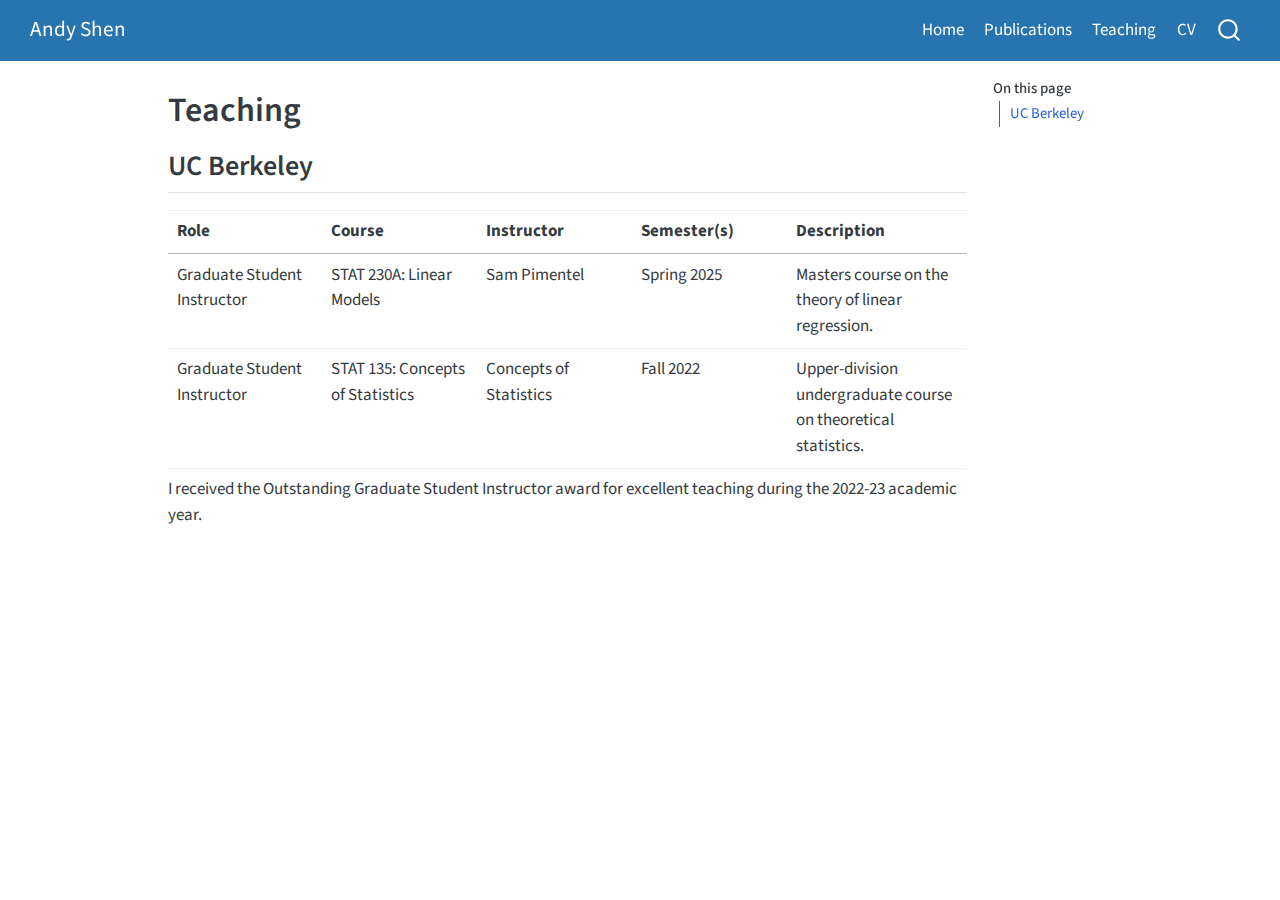
<file: teaching/index.html>
<!DOCTYPE html>
<html xmlns="http://www.w3.org/1999/xhtml" lang="en" xml:lang="en"><head>

<meta charset="utf-8">
<meta name="generator" content="quarto-1.5.57">

<meta name="viewport" content="width=device-width, initial-scale=1.0, user-scalable=yes">


<title>Teaching – Andy Shen</title>
<style>
code{white-space: pre-wrap;}
span.smallcaps{font-variant: small-caps;}
div.columns{display: flex; gap: min(4vw, 1.5em);}
div.column{flex: auto; overflow-x: auto;}
div.hanging-indent{margin-left: 1.5em; text-indent: -1.5em;}
ul.task-list{list-style: none;}
ul.task-list li input[type="checkbox"] {
  width: 0.8em;
  margin: 0 0.8em 0.2em -1em; /* quarto-specific, see https://github.com/quarto-dev/quarto-cli/issues/4556 */ 
  vertical-align: middle;
}
</style>


<script src="../site_libs/quarto-nav/quarto-nav.js"></script>
<script src="../site_libs/quarto-nav/headroom.min.js"></script>
<script src="../site_libs/clipboard/clipboard.min.js"></script>
<script src="../site_libs/quarto-search/autocomplete.umd.js"></script>
<script src="../site_libs/quarto-search/fuse.min.js"></script>
<script src="../site_libs/quarto-search/quarto-search.js"></script>
<meta name="quarto:offset" content="../">
<script src="../site_libs/quarto-html/quarto.js"></script>
<script src="../site_libs/quarto-html/popper.min.js"></script>
<script src="../site_libs/quarto-html/tippy.umd.min.js"></script>
<script src="../site_libs/quarto-html/anchor.min.js"></script>
<link href="../site_libs/quarto-html/tippy.css" rel="stylesheet">
<link href="../site_libs/quarto-html/quarto-syntax-highlighting.css" rel="stylesheet" id="quarto-text-highlighting-styles">
<script src="../site_libs/bootstrap/bootstrap.min.js"></script>
<link href="../site_libs/bootstrap/bootstrap-icons.css" rel="stylesheet">
<link href="../site_libs/bootstrap/bootstrap.min.css" rel="stylesheet" id="quarto-bootstrap" data-mode="light">
<script id="quarto-search-options" type="application/json">{
  "location": "navbar",
  "copy-button": false,
  "collapse-after": 3,
  "panel-placement": "end",
  "type": "overlay",
  "limit": 50,
  "keyboard-shortcut": [
    "f",
    "/",
    "s"
  ],
  "show-item-context": false,
  "language": {
    "search-no-results-text": "No results",
    "search-matching-documents-text": "matching documents",
    "search-copy-link-title": "Copy link to search",
    "search-hide-matches-text": "Hide additional matches",
    "search-more-match-text": "more match in this document",
    "search-more-matches-text": "more matches in this document",
    "search-clear-button-title": "Clear",
    "search-text-placeholder": "",
    "search-detached-cancel-button-title": "Cancel",
    "search-submit-button-title": "Submit",
    "search-label": "Search"
  }
}</script>


<link rel="stylesheet" href="../styles.css">
</head>

<body class="nav-fixed">

<div id="quarto-search-results"></div>
  <header id="quarto-header" class="headroom fixed-top">
    <nav class="navbar navbar-expand-lg " data-bs-theme="dark">
      <div class="navbar-container container-fluid">
      <div class="navbar-brand-container mx-auto">
    <a class="navbar-brand" href="../index.html">
    <span class="navbar-title">Andy Shen</span>
    </a>
  </div>
            <div id="quarto-search" class="" title="Search"></div>
          <button class="navbar-toggler" type="button" data-bs-toggle="collapse" data-bs-target="#navbarCollapse" aria-controls="navbarCollapse" role="menu" aria-expanded="false" aria-label="Toggle navigation" onclick="if (window.quartoToggleHeadroom) { window.quartoToggleHeadroom(); }">
  <span class="navbar-toggler-icon"></span>
</button>
          <div class="collapse navbar-collapse" id="navbarCollapse">
            <ul class="navbar-nav navbar-nav-scroll ms-auto">
  <li class="nav-item">
    <a class="nav-link" href="../index.html"> 
<span class="menu-text">Home</span></a>
  </li>  
  <li class="nav-item">
    <a class="nav-link" href="../publications/index.html"> 
<span class="menu-text">Publications</span></a>
  </li>  
  <li class="nav-item">
    <a class="nav-link active" href="../teaching/index.html" aria-current="page"> 
<span class="menu-text">Teaching</span></a>
  </li>  
  <li class="nav-item">
    <a class="nav-link" href="../andy_shen_resume.pdf"> 
<span class="menu-text">CV</span></a>
  </li>  
</ul>
          </div> <!-- /navcollapse -->
            <div class="quarto-navbar-tools">
</div>
      </div> <!-- /container-fluid -->
    </nav>
</header>
<!-- content -->
<div id="quarto-content" class="quarto-container page-columns page-rows-contents page-layout-article page-navbar">
<!-- sidebar -->
<!-- margin-sidebar -->
    <div id="quarto-margin-sidebar" class="sidebar margin-sidebar">
        <nav id="TOC" role="doc-toc" class="toc-active">
    <h2 id="toc-title">On this page</h2>
   
  <ul>
  <li><a href="#uc-berkeley" id="toc-uc-berkeley" class="nav-link active" data-scroll-target="#uc-berkeley">UC Berkeley</a></li>
  </ul>
</nav>
    </div>
<!-- main -->
<main class="content" id="quarto-document-content">

<header id="title-block-header" class="quarto-title-block default">
<div class="quarto-title">
<h1 class="title">Teaching</h1>
</div>



<div class="quarto-title-meta">

    
  
    
  </div>
  


</header>


<section id="uc-berkeley" class="level2">
<h2 class="anchored" data-anchor-id="uc-berkeley">UC Berkeley</h2>
<table class="caption-top table">
<colgroup>
<col style="width: 19%">
<col style="width: 19%">
<col style="width: 19%">
<col style="width: 19%">
<col style="width: 22%">
</colgroup>
<thead>
<tr class="header">
<th>Role</th>
<th>Course</th>
<th>Instructor</th>
<th>Semester(s)</th>
<th>Description</th>
</tr>
</thead>
<tbody>
<tr class="odd">
<td>Graduate Student Instructor</td>
<td>STAT 230A: Linear Models</td>
<td>Sam Pimentel</td>
<td>Spring 2025</td>
<td>Masters course on the theory of linear regression.</td>
</tr>
<tr class="even">
<td>Graduate Student Instructor</td>
<td>STAT 135: Concepts of Statistics</td>
<td>Concepts of Statistics</td>
<td>Fall 2022</td>
<td>Upper-division undergraduate course on theoretical statistics.</td>
</tr>
</tbody>
</table>
<p>I received the Outstanding Graduate Student Instructor award for excellent teaching during the 2022-23 academic year.</p>


</section>

</main> <!-- /main -->
<script id="quarto-html-after-body" type="application/javascript">
window.document.addEventListener("DOMContentLoaded", function (event) {
  const toggleBodyColorMode = (bsSheetEl) => {
    const mode = bsSheetEl.getAttribute("data-mode");
    const bodyEl = window.document.querySelector("body");
    if (mode === "dark") {
      bodyEl.classList.add("quarto-dark");
      bodyEl.classList.remove("quarto-light");
    } else {
      bodyEl.classList.add("quarto-light");
      bodyEl.classList.remove("quarto-dark");
    }
  }
  const toggleBodyColorPrimary = () => {
    const bsSheetEl = window.document.querySelector("link#quarto-bootstrap");
    if (bsSheetEl) {
      toggleBodyColorMode(bsSheetEl);
    }
  }
  toggleBodyColorPrimary();  
  const icon = "";
  const anchorJS = new window.AnchorJS();
  anchorJS.options = {
    placement: 'right',
    icon: icon
  };
  anchorJS.add('.anchored');
  const isCodeAnnotation = (el) => {
    for (const clz of el.classList) {
      if (clz.startsWith('code-annotation-')) {                     
        return true;
      }
    }
    return false;
  }
  const onCopySuccess = function(e) {
    // button target
    const button = e.trigger;
    // don't keep focus
    button.blur();
    // flash "checked"
    button.classList.add('code-copy-button-checked');
    var currentTitle = button.getAttribute("title");
    button.setAttribute("title", "Copied!");
    let tooltip;
    if (window.bootstrap) {
      button.setAttribute("data-bs-toggle", "tooltip");
      button.setAttribute("data-bs-placement", "left");
      button.setAttribute("data-bs-title", "Copied!");
      tooltip = new bootstrap.Tooltip(button, 
        { trigger: "manual", 
          customClass: "code-copy-button-tooltip",
          offset: [0, -8]});
      tooltip.show();    
    }
    setTimeout(function() {
      if (tooltip) {
        tooltip.hide();
        button.removeAttribute("data-bs-title");
        button.removeAttribute("data-bs-toggle");
        button.removeAttribute("data-bs-placement");
      }
      button.setAttribute("title", currentTitle);
      button.classList.remove('code-copy-button-checked');
    }, 1000);
    // clear code selection
    e.clearSelection();
  }
  const getTextToCopy = function(trigger) {
      const codeEl = trigger.previousElementSibling.cloneNode(true);
      for (const childEl of codeEl.children) {
        if (isCodeAnnotation(childEl)) {
          childEl.remove();
        }
      }
      return codeEl.innerText;
  }
  const clipboard = new window.ClipboardJS('.code-copy-button:not([data-in-quarto-modal])', {
    text: getTextToCopy
  });
  clipboard.on('success', onCopySuccess);
  if (window.document.getElementById('quarto-embedded-source-code-modal')) {
    // For code content inside modals, clipBoardJS needs to be initialized with a container option
    // TODO: Check when it could be a function (https://github.com/zenorocha/clipboard.js/issues/860)
    const clipboardModal = new window.ClipboardJS('.code-copy-button[data-in-quarto-modal]', {
      text: getTextToCopy,
      container: window.document.getElementById('quarto-embedded-source-code-modal')
    });
    clipboardModal.on('success', onCopySuccess);
  }
    var localhostRegex = new RegExp(/^(?:http|https):\/\/localhost\:?[0-9]*\//);
    var mailtoRegex = new RegExp(/^mailto:/);
      var filterRegex = new RegExp("https:\/\/aashen12\.github\.io\/");
    var isInternal = (href) => {
        return filterRegex.test(href) || localhostRegex.test(href) || mailtoRegex.test(href);
    }
    // Inspect non-navigation links and adorn them if external
 	var links = window.document.querySelectorAll('a[href]:not(.nav-link):not(.navbar-brand):not(.toc-action):not(.sidebar-link):not(.sidebar-item-toggle):not(.pagination-link):not(.no-external):not([aria-hidden]):not(.dropdown-item):not(.quarto-navigation-tool):not(.about-link)');
    for (var i=0; i<links.length; i++) {
      const link = links[i];
      if (!isInternal(link.href)) {
        // undo the damage that might have been done by quarto-nav.js in the case of
        // links that we want to consider external
        if (link.dataset.originalHref !== undefined) {
          link.href = link.dataset.originalHref;
        }
      }
    }
  function tippyHover(el, contentFn, onTriggerFn, onUntriggerFn) {
    const config = {
      allowHTML: true,
      maxWidth: 500,
      delay: 100,
      arrow: false,
      appendTo: function(el) {
          return el.parentElement;
      },
      interactive: true,
      interactiveBorder: 10,
      theme: 'quarto',
      placement: 'bottom-start',
    };
    if (contentFn) {
      config.content = contentFn;
    }
    if (onTriggerFn) {
      config.onTrigger = onTriggerFn;
    }
    if (onUntriggerFn) {
      config.onUntrigger = onUntriggerFn;
    }
    window.tippy(el, config); 
  }
  const noterefs = window.document.querySelectorAll('a[role="doc-noteref"]');
  for (var i=0; i<noterefs.length; i++) {
    const ref = noterefs[i];
    tippyHover(ref, function() {
      // use id or data attribute instead here
      let href = ref.getAttribute('data-footnote-href') || ref.getAttribute('href');
      try { href = new URL(href).hash; } catch {}
      const id = href.replace(/^#\/?/, "");
      const note = window.document.getElementById(id);
      if (note) {
        return note.innerHTML;
      } else {
        return "";
      }
    });
  }
  const xrefs = window.document.querySelectorAll('a.quarto-xref');
  const processXRef = (id, note) => {
    // Strip column container classes
    const stripColumnClz = (el) => {
      el.classList.remove("page-full", "page-columns");
      if (el.children) {
        for (const child of el.children) {
          stripColumnClz(child);
        }
      }
    }
    stripColumnClz(note)
    if (id === null || id.startsWith('sec-')) {
      // Special case sections, only their first couple elements
      const container = document.createElement("div");
      if (note.children && note.children.length > 2) {
        container.appendChild(note.children[0].cloneNode(true));
        for (let i = 1; i < note.children.length; i++) {
          const child = note.children[i];
          if (child.tagName === "P" && child.innerText === "") {
            continue;
          } else {
            container.appendChild(child.cloneNode(true));
            break;
          }
        }
        if (window.Quarto?.typesetMath) {
          window.Quarto.typesetMath(container);
        }
        return container.innerHTML
      } else {
        if (window.Quarto?.typesetMath) {
          window.Quarto.typesetMath(note);
        }
        return note.innerHTML;
      }
    } else {
      // Remove any anchor links if they are present
      const anchorLink = note.querySelector('a.anchorjs-link');
      if (anchorLink) {
        anchorLink.remove();
      }
      if (window.Quarto?.typesetMath) {
        window.Quarto.typesetMath(note);
      }
      // TODO in 1.5, we should make sure this works without a callout special case
      if (note.classList.contains("callout")) {
        return note.outerHTML;
      } else {
        return note.innerHTML;
      }
    }
  }
  for (var i=0; i<xrefs.length; i++) {
    const xref = xrefs[i];
    tippyHover(xref, undefined, function(instance) {
      instance.disable();
      let url = xref.getAttribute('href');
      let hash = undefined; 
      if (url.startsWith('#')) {
        hash = url;
      } else {
        try { hash = new URL(url).hash; } catch {}
      }
      if (hash) {
        const id = hash.replace(/^#\/?/, "");
        const note = window.document.getElementById(id);
        if (note !== null) {
          try {
            const html = processXRef(id, note.cloneNode(true));
            instance.setContent(html);
          } finally {
            instance.enable();
            instance.show();
          }
        } else {
          // See if we can fetch this
          fetch(url.split('#')[0])
          .then(res => res.text())
          .then(html => {
            const parser = new DOMParser();
            const htmlDoc = parser.parseFromString(html, "text/html");
            const note = htmlDoc.getElementById(id);
            if (note !== null) {
              const html = processXRef(id, note);
              instance.setContent(html);
            } 
          }).finally(() => {
            instance.enable();
            instance.show();
          });
        }
      } else {
        // See if we can fetch a full url (with no hash to target)
        // This is a special case and we should probably do some content thinning / targeting
        fetch(url)
        .then(res => res.text())
        .then(html => {
          const parser = new DOMParser();
          const htmlDoc = parser.parseFromString(html, "text/html");
          const note = htmlDoc.querySelector('main.content');
          if (note !== null) {
            // This should only happen for chapter cross references
            // (since there is no id in the URL)
            // remove the first header
            if (note.children.length > 0 && note.children[0].tagName === "HEADER") {
              note.children[0].remove();
            }
            const html = processXRef(null, note);
            instance.setContent(html);
          } 
        }).finally(() => {
          instance.enable();
          instance.show();
        });
      }
    }, function(instance) {
    });
  }
      let selectedAnnoteEl;
      const selectorForAnnotation = ( cell, annotation) => {
        let cellAttr = 'data-code-cell="' + cell + '"';
        let lineAttr = 'data-code-annotation="' +  annotation + '"';
        const selector = 'span[' + cellAttr + '][' + lineAttr + ']';
        return selector;
      }
      const selectCodeLines = (annoteEl) => {
        const doc = window.document;
        const targetCell = annoteEl.getAttribute("data-target-cell");
        const targetAnnotation = annoteEl.getAttribute("data-target-annotation");
        const annoteSpan = window.document.querySelector(selectorForAnnotation(targetCell, targetAnnotation));
        const lines = annoteSpan.getAttribute("data-code-lines").split(",");
        const lineIds = lines.map((line) => {
          return targetCell + "-" + line;
        })
        let top = null;
        let height = null;
        let parent = null;
        if (lineIds.length > 0) {
            //compute the position of the single el (top and bottom and make a div)
            const el = window.document.getElementById(lineIds[0]);
            top = el.offsetTop;
            height = el.offsetHeight;
            parent = el.parentElement.parentElement;
          if (lineIds.length > 1) {
            const lastEl = window.document.getElementById(lineIds[lineIds.length - 1]);
            const bottom = lastEl.offsetTop + lastEl.offsetHeight;
            height = bottom - top;
          }
          if (top !== null && height !== null && parent !== null) {
            // cook up a div (if necessary) and position it 
            let div = window.document.getElementById("code-annotation-line-highlight");
            if (div === null) {
              div = window.document.createElement("div");
              div.setAttribute("id", "code-annotation-line-highlight");
              div.style.position = 'absolute';
              parent.appendChild(div);
            }
            div.style.top = top - 2 + "px";
            div.style.height = height + 4 + "px";
            div.style.left = 0;
            let gutterDiv = window.document.getElementById("code-annotation-line-highlight-gutter");
            if (gutterDiv === null) {
              gutterDiv = window.document.createElement("div");
              gutterDiv.setAttribute("id", "code-annotation-line-highlight-gutter");
              gutterDiv.style.position = 'absolute';
              const codeCell = window.document.getElementById(targetCell);
              const gutter = codeCell.querySelector('.code-annotation-gutter');
              gutter.appendChild(gutterDiv);
            }
            gutterDiv.style.top = top - 2 + "px";
            gutterDiv.style.height = height + 4 + "px";
          }
          selectedAnnoteEl = annoteEl;
        }
      };
      const unselectCodeLines = () => {
        const elementsIds = ["code-annotation-line-highlight", "code-annotation-line-highlight-gutter"];
        elementsIds.forEach((elId) => {
          const div = window.document.getElementById(elId);
          if (div) {
            div.remove();
          }
        });
        selectedAnnoteEl = undefined;
      };
        // Handle positioning of the toggle
    window.addEventListener(
      "resize",
      throttle(() => {
        elRect = undefined;
        if (selectedAnnoteEl) {
          selectCodeLines(selectedAnnoteEl);
        }
      }, 10)
    );
    function throttle(fn, ms) {
    let throttle = false;
    let timer;
      return (...args) => {
        if(!throttle) { // first call gets through
            fn.apply(this, args);
            throttle = true;
        } else { // all the others get throttled
            if(timer) clearTimeout(timer); // cancel #2
            timer = setTimeout(() => {
              fn.apply(this, args);
              timer = throttle = false;
            }, ms);
        }
      };
    }
      // Attach click handler to the DT
      const annoteDls = window.document.querySelectorAll('dt[data-target-cell]');
      for (const annoteDlNode of annoteDls) {
        annoteDlNode.addEventListener('click', (event) => {
          const clickedEl = event.target;
          if (clickedEl !== selectedAnnoteEl) {
            unselectCodeLines();
            const activeEl = window.document.querySelector('dt[data-target-cell].code-annotation-active');
            if (activeEl) {
              activeEl.classList.remove('code-annotation-active');
            }
            selectCodeLines(clickedEl);
            clickedEl.classList.add('code-annotation-active');
          } else {
            // Unselect the line
            unselectCodeLines();
            clickedEl.classList.remove('code-annotation-active');
          }
        });
      }
  const findCites = (el) => {
    const parentEl = el.parentElement;
    if (parentEl) {
      const cites = parentEl.dataset.cites;
      if (cites) {
        return {
          el,
          cites: cites.split(' ')
        };
      } else {
        return findCites(el.parentElement)
      }
    } else {
      return undefined;
    }
  };
  var bibliorefs = window.document.querySelectorAll('a[role="doc-biblioref"]');
  for (var i=0; i<bibliorefs.length; i++) {
    const ref = bibliorefs[i];
    const citeInfo = findCites(ref);
    if (citeInfo) {
      tippyHover(citeInfo.el, function() {
        var popup = window.document.createElement('div');
        citeInfo.cites.forEach(function(cite) {
          var citeDiv = window.document.createElement('div');
          citeDiv.classList.add('hanging-indent');
          citeDiv.classList.add('csl-entry');
          var biblioDiv = window.document.getElementById('ref-' + cite);
          if (biblioDiv) {
            citeDiv.innerHTML = biblioDiv.innerHTML;
          }
          popup.appendChild(citeDiv);
        });
        return popup.innerHTML;
      });
    }
  }
});
</script>
</div> <!-- /content -->




</body></html>
</file>
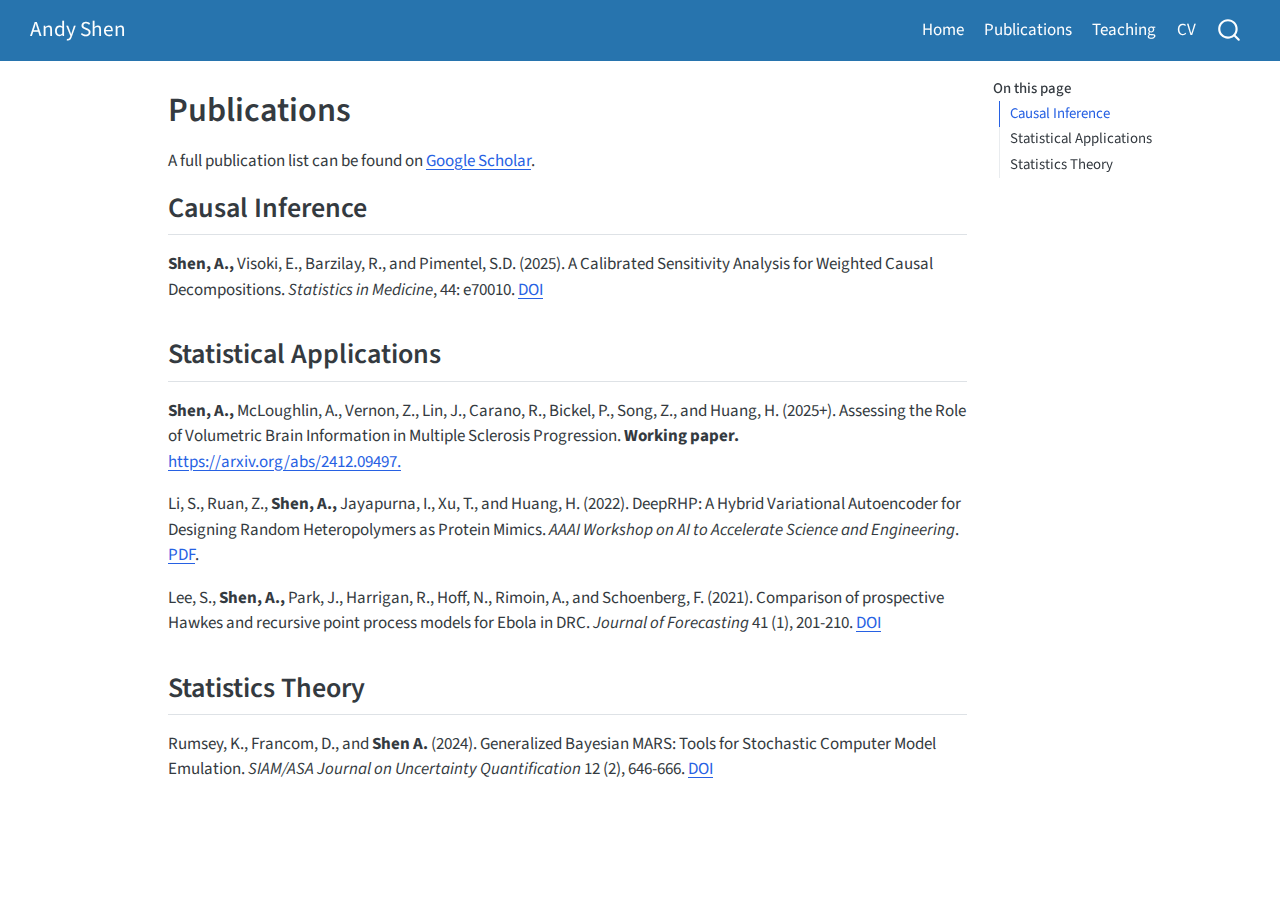
<file: docs/publications/index.html>
<!DOCTYPE html>
<html xmlns="http://www.w3.org/1999/xhtml" lang="en" xml:lang="en"><head>

<meta charset="utf-8">
<meta name="generator" content="quarto-1.5.57">

<meta name="viewport" content="width=device-width, initial-scale=1.0, user-scalable=yes">


<title>Publications – Andy Shen</title>
<style>
code{white-space: pre-wrap;}
span.smallcaps{font-variant: small-caps;}
div.columns{display: flex; gap: min(4vw, 1.5em);}
div.column{flex: auto; overflow-x: auto;}
div.hanging-indent{margin-left: 1.5em; text-indent: -1.5em;}
ul.task-list{list-style: none;}
ul.task-list li input[type="checkbox"] {
  width: 0.8em;
  margin: 0 0.8em 0.2em -1em; /* quarto-specific, see https://github.com/quarto-dev/quarto-cli/issues/4556 */ 
  vertical-align: middle;
}
</style>


<script src="../site_libs/quarto-nav/quarto-nav.js"></script>
<script src="../site_libs/quarto-nav/headroom.min.js"></script>
<script src="../site_libs/clipboard/clipboard.min.js"></script>
<script src="../site_libs/quarto-search/autocomplete.umd.js"></script>
<script src="../site_libs/quarto-search/fuse.min.js"></script>
<script src="../site_libs/quarto-search/quarto-search.js"></script>
<meta name="quarto:offset" content="../">
<script src="../site_libs/quarto-html/quarto.js"></script>
<script src="../site_libs/quarto-html/popper.min.js"></script>
<script src="../site_libs/quarto-html/tippy.umd.min.js"></script>
<script src="../site_libs/quarto-html/anchor.min.js"></script>
<link href="../site_libs/quarto-html/tippy.css" rel="stylesheet">
<link href="../site_libs/quarto-html/quarto-syntax-highlighting.css" rel="stylesheet" id="quarto-text-highlighting-styles">
<script src="../site_libs/bootstrap/bootstrap.min.js"></script>
<link href="../site_libs/bootstrap/bootstrap-icons.css" rel="stylesheet">
<link href="../site_libs/bootstrap/bootstrap.min.css" rel="stylesheet" id="quarto-bootstrap" data-mode="light">
<script id="quarto-search-options" type="application/json">{
  "location": "navbar",
  "copy-button": false,
  "collapse-after": 3,
  "panel-placement": "end",
  "type": "overlay",
  "limit": 50,
  "keyboard-shortcut": [
    "f",
    "/",
    "s"
  ],
  "show-item-context": false,
  "language": {
    "search-no-results-text": "No results",
    "search-matching-documents-text": "matching documents",
    "search-copy-link-title": "Copy link to search",
    "search-hide-matches-text": "Hide additional matches",
    "search-more-match-text": "more match in this document",
    "search-more-matches-text": "more matches in this document",
    "search-clear-button-title": "Clear",
    "search-text-placeholder": "",
    "search-detached-cancel-button-title": "Cancel",
    "search-submit-button-title": "Submit",
    "search-label": "Search"
  }
}</script>


<link rel="stylesheet" href="../styles.css">
</head>

<body class="nav-fixed">

<div id="quarto-search-results"></div>
  <header id="quarto-header" class="headroom fixed-top">
    <nav class="navbar navbar-expand-lg " data-bs-theme="dark">
      <div class="navbar-container container-fluid">
      <div class="navbar-brand-container mx-auto">
    <a class="navbar-brand" href="../index.html">
    <span class="navbar-title">Andy Shen</span>
    </a>
  </div>
            <div id="quarto-search" class="" title="Search"></div>
          <button class="navbar-toggler" type="button" data-bs-toggle="collapse" data-bs-target="#navbarCollapse" aria-controls="navbarCollapse" role="menu" aria-expanded="false" aria-label="Toggle navigation" onclick="if (window.quartoToggleHeadroom) { window.quartoToggleHeadroom(); }">
  <span class="navbar-toggler-icon"></span>
</button>
          <div class="collapse navbar-collapse" id="navbarCollapse">
            <ul class="navbar-nav navbar-nav-scroll ms-auto">
  <li class="nav-item">
    <a class="nav-link" href="../index.html"> 
<span class="menu-text">Home</span></a>
  </li>  
  <li class="nav-item">
    <a class="nav-link active" href="../publications/index.html" aria-current="page"> 
<span class="menu-text">Publications</span></a>
  </li>  
  <li class="nav-item">
    <a class="nav-link" href="../teaching/index.html"> 
<span class="menu-text">Teaching</span></a>
  </li>  
  <li class="nav-item">
    <a class="nav-link" href="../andy_shen_resume.pdf"> 
<span class="menu-text">CV</span></a>
  </li>  
</ul>
          </div> <!-- /navcollapse -->
            <div class="quarto-navbar-tools">
</div>
      </div> <!-- /container-fluid -->
    </nav>
</header>
<!-- content -->
<div id="quarto-content" class="quarto-container page-columns page-rows-contents page-layout-article page-navbar">
<!-- sidebar -->
<!-- margin-sidebar -->
    <div id="quarto-margin-sidebar" class="sidebar margin-sidebar">
        <nav id="TOC" role="doc-toc" class="toc-active">
    <h2 id="toc-title">On this page</h2>
   
  <ul>
  <li><a href="#causal-inference" id="toc-causal-inference" class="nav-link active" data-scroll-target="#causal-inference">Causal Inference</a></li>
  <li><a href="#statistical-applications" id="toc-statistical-applications" class="nav-link" data-scroll-target="#statistical-applications">Statistical Applications</a></li>
  <li><a href="#statistics-theory" id="toc-statistics-theory" class="nav-link" data-scroll-target="#statistics-theory">Statistics Theory</a></li>
  </ul>
</nav>
    </div>
<!-- main -->
<main class="content" id="quarto-document-content">

<header id="title-block-header" class="quarto-title-block default">
<div class="quarto-title">
<h1 class="title">Publications</h1>
</div>



<div class="quarto-title-meta">

    
  
    
  </div>
  


</header>


<p>A full publication list can be found on <a href="https://scholar.google.com/citations?user=5GYeqKgAAAAJ&amp;hl=en">Google Scholar</a>.</p>
<section id="causal-inference" class="level2">
<h2 class="anchored" data-anchor-id="causal-inference">Causal Inference</h2>
<p><strong>Shen, A.,</strong> Visoki, E., Barzilay, R., and Pimentel, S.D. (2025). A Calibrated Sensitivity Analysis for Weighted Causal Decompositions. <em>Statistics in Medicine</em>, 44: e70010. <a href="https://doi.org/10.1002/sim.70010">DOI</a></p>
</section>
<section id="statistical-applications" class="level2">
<h2 class="anchored" data-anchor-id="statistical-applications">Statistical Applications</h2>
<p><strong>Shen, A.,</strong> McLoughlin, A., Vernon, Z., Lin, J., Carano, R., Bickel, P., Song, Z., and Huang, H. (2025+). Assessing the Role of Volumetric Brain Information in Multiple Sclerosis Progression. <strong>Working paper.</strong> <a href="https://arxiv.org/abs/2412.09497">https://arxiv.org/abs/2412.09497.</a></p>
<p>Li, S., Ruan, Z., <strong>Shen, A.,</strong> Jayapurna, I., Xu, T., and Huang, H. (2022). DeepRHP: A Hybrid Variational Autoencoder for Designing Random Heteropolymers as Protein Mimics. <em>AAAI Workshop on AI to Accelerate Science and Engineering</em>. <a href="https://ai-2-ase.github.io/papers/25%5CSubmission%5CdeepRHP_camera_ready.pdf">PDF</a>.</p>
<p>Lee, S., <strong>Shen, A.,</strong> Park, J., Harrigan, R., Hoff, N., Rimoin, A., and Schoenberg, F. (2021). Comparison of prospective Hawkes and recursive point process models for Ebola in DRC. <em>Journal of Forecasting</em> 41 (1), 201-210. <a href="https://onlinelibrary.wiley.com/doi/abs/10.1002/for.2803">DOI</a></p>
</section>
<section id="statistics-theory" class="level2">
<h2 class="anchored" data-anchor-id="statistics-theory">Statistics Theory</h2>
<p>Rumsey, K., Francom, D., and <strong>Shen A.</strong> (2024). Generalized Bayesian MARS: Tools for Stochastic Computer Model Emulation. <em>SIAM/ASA Journal on Uncertainty Quantification</em> 12 (2), 646-666. <a href="https://epubs.siam.org/doi/10.1137/21M1420737">DOI</a></p>


</section>

</main> <!-- /main -->
<script id="quarto-html-after-body" type="application/javascript">
window.document.addEventListener("DOMContentLoaded", function (event) {
  const toggleBodyColorMode = (bsSheetEl) => {
    const mode = bsSheetEl.getAttribute("data-mode");
    const bodyEl = window.document.querySelector("body");
    if (mode === "dark") {
      bodyEl.classList.add("quarto-dark");
      bodyEl.classList.remove("quarto-light");
    } else {
      bodyEl.classList.add("quarto-light");
      bodyEl.classList.remove("quarto-dark");
    }
  }
  const toggleBodyColorPrimary = () => {
    const bsSheetEl = window.document.querySelector("link#quarto-bootstrap");
    if (bsSheetEl) {
      toggleBodyColorMode(bsSheetEl);
    }
  }
  toggleBodyColorPrimary();  
  const icon = "";
  const anchorJS = new window.AnchorJS();
  anchorJS.options = {
    placement: 'right',
    icon: icon
  };
  anchorJS.add('.anchored');
  const isCodeAnnotation = (el) => {
    for (const clz of el.classList) {
      if (clz.startsWith('code-annotation-')) {                     
        return true;
      }
    }
    return false;
  }
  const onCopySuccess = function(e) {
    // button target
    const button = e.trigger;
    // don't keep focus
    button.blur();
    // flash "checked"
    button.classList.add('code-copy-button-checked');
    var currentTitle = button.getAttribute("title");
    button.setAttribute("title", "Copied!");
    let tooltip;
    if (window.bootstrap) {
      button.setAttribute("data-bs-toggle", "tooltip");
      button.setAttribute("data-bs-placement", "left");
      button.setAttribute("data-bs-title", "Copied!");
      tooltip = new bootstrap.Tooltip(button, 
        { trigger: "manual", 
          customClass: "code-copy-button-tooltip",
          offset: [0, -8]});
      tooltip.show();    
    }
    setTimeout(function() {
      if (tooltip) {
        tooltip.hide();
        button.removeAttribute("data-bs-title");
        button.removeAttribute("data-bs-toggle");
        button.removeAttribute("data-bs-placement");
      }
      button.setAttribute("title", currentTitle);
      button.classList.remove('code-copy-button-checked');
    }, 1000);
    // clear code selection
    e.clearSelection();
  }
  const getTextToCopy = function(trigger) {
      const codeEl = trigger.previousElementSibling.cloneNode(true);
      for (const childEl of codeEl.children) {
        if (isCodeAnnotation(childEl)) {
          childEl.remove();
        }
      }
      return codeEl.innerText;
  }
  const clipboard = new window.ClipboardJS('.code-copy-button:not([data-in-quarto-modal])', {
    text: getTextToCopy
  });
  clipboard.on('success', onCopySuccess);
  if (window.document.getElementById('quarto-embedded-source-code-modal')) {
    // For code content inside modals, clipBoardJS needs to be initialized with a container option
    // TODO: Check when it could be a function (https://github.com/zenorocha/clipboard.js/issues/860)
    const clipboardModal = new window.ClipboardJS('.code-copy-button[data-in-quarto-modal]', {
      text: getTextToCopy,
      container: window.document.getElementById('quarto-embedded-source-code-modal')
    });
    clipboardModal.on('success', onCopySuccess);
  }
    var localhostRegex = new RegExp(/^(?:http|https):\/\/localhost\:?[0-9]*\//);
    var mailtoRegex = new RegExp(/^mailto:/);
      var filterRegex = new RegExp("https:\/\/aashen12\.github\.io\/");
    var isInternal = (href) => {
        return filterRegex.test(href) || localhostRegex.test(href) || mailtoRegex.test(href);
    }
    // Inspect non-navigation links and adorn them if external
 	var links = window.document.querySelectorAll('a[href]:not(.nav-link):not(.navbar-brand):not(.toc-action):not(.sidebar-link):not(.sidebar-item-toggle):not(.pagination-link):not(.no-external):not([aria-hidden]):not(.dropdown-item):not(.quarto-navigation-tool):not(.about-link)');
    for (var i=0; i<links.length; i++) {
      const link = links[i];
      if (!isInternal(link.href)) {
        // undo the damage that might have been done by quarto-nav.js in the case of
        // links that we want to consider external
        if (link.dataset.originalHref !== undefined) {
          link.href = link.dataset.originalHref;
        }
      }
    }
  function tippyHover(el, contentFn, onTriggerFn, onUntriggerFn) {
    const config = {
      allowHTML: true,
      maxWidth: 500,
      delay: 100,
      arrow: false,
      appendTo: function(el) {
          return el.parentElement;
      },
      interactive: true,
      interactiveBorder: 10,
      theme: 'quarto',
      placement: 'bottom-start',
    };
    if (contentFn) {
      config.content = contentFn;
    }
    if (onTriggerFn) {
      config.onTrigger = onTriggerFn;
    }
    if (onUntriggerFn) {
      config.onUntrigger = onUntriggerFn;
    }
    window.tippy(el, config); 
  }
  const noterefs = window.document.querySelectorAll('a[role="doc-noteref"]');
  for (var i=0; i<noterefs.length; i++) {
    const ref = noterefs[i];
    tippyHover(ref, function() {
      // use id or data attribute instead here
      let href = ref.getAttribute('data-footnote-href') || ref.getAttribute('href');
      try { href = new URL(href).hash; } catch {}
      const id = href.replace(/^#\/?/, "");
      const note = window.document.getElementById(id);
      if (note) {
        return note.innerHTML;
      } else {
        return "";
      }
    });
  }
  const xrefs = window.document.querySelectorAll('a.quarto-xref');
  const processXRef = (id, note) => {
    // Strip column container classes
    const stripColumnClz = (el) => {
      el.classList.remove("page-full", "page-columns");
      if (el.children) {
        for (const child of el.children) {
          stripColumnClz(child);
        }
      }
    }
    stripColumnClz(note)
    if (id === null || id.startsWith('sec-')) {
      // Special case sections, only their first couple elements
      const container = document.createElement("div");
      if (note.children && note.children.length > 2) {
        container.appendChild(note.children[0].cloneNode(true));
        for (let i = 1; i < note.children.length; i++) {
          const child = note.children[i];
          if (child.tagName === "P" && child.innerText === "") {
            continue;
          } else {
            container.appendChild(child.cloneNode(true));
            break;
          }
        }
        if (window.Quarto?.typesetMath) {
          window.Quarto.typesetMath(container);
        }
        return container.innerHTML
      } else {
        if (window.Quarto?.typesetMath) {
          window.Quarto.typesetMath(note);
        }
        return note.innerHTML;
      }
    } else {
      // Remove any anchor links if they are present
      const anchorLink = note.querySelector('a.anchorjs-link');
      if (anchorLink) {
        anchorLink.remove();
      }
      if (window.Quarto?.typesetMath) {
        window.Quarto.typesetMath(note);
      }
      // TODO in 1.5, we should make sure this works without a callout special case
      if (note.classList.contains("callout")) {
        return note.outerHTML;
      } else {
        return note.innerHTML;
      }
    }
  }
  for (var i=0; i<xrefs.length; i++) {
    const xref = xrefs[i];
    tippyHover(xref, undefined, function(instance) {
      instance.disable();
      let url = xref.getAttribute('href');
      let hash = undefined; 
      if (url.startsWith('#')) {
        hash = url;
      } else {
        try { hash = new URL(url).hash; } catch {}
      }
      if (hash) {
        const id = hash.replace(/^#\/?/, "");
        const note = window.document.getElementById(id);
        if (note !== null) {
          try {
            const html = processXRef(id, note.cloneNode(true));
            instance.setContent(html);
          } finally {
            instance.enable();
            instance.show();
          }
        } else {
          // See if we can fetch this
          fetch(url.split('#')[0])
          .then(res => res.text())
          .then(html => {
            const parser = new DOMParser();
            const htmlDoc = parser.parseFromString(html, "text/html");
            const note = htmlDoc.getElementById(id);
            if (note !== null) {
              const html = processXRef(id, note);
              instance.setContent(html);
            } 
          }).finally(() => {
            instance.enable();
            instance.show();
          });
        }
      } else {
        // See if we can fetch a full url (with no hash to target)
        // This is a special case and we should probably do some content thinning / targeting
        fetch(url)
        .then(res => res.text())
        .then(html => {
          const parser = new DOMParser();
          const htmlDoc = parser.parseFromString(html, "text/html");
          const note = htmlDoc.querySelector('main.content');
          if (note !== null) {
            // This should only happen for chapter cross references
            // (since there is no id in the URL)
            // remove the first header
            if (note.children.length > 0 && note.children[0].tagName === "HEADER") {
              note.children[0].remove();
            }
            const html = processXRef(null, note);
            instance.setContent(html);
          } 
        }).finally(() => {
          instance.enable();
          instance.show();
        });
      }
    }, function(instance) {
    });
  }
      let selectedAnnoteEl;
      const selectorForAnnotation = ( cell, annotation) => {
        let cellAttr = 'data-code-cell="' + cell + '"';
        let lineAttr = 'data-code-annotation="' +  annotation + '"';
        const selector = 'span[' + cellAttr + '][' + lineAttr + ']';
        return selector;
      }
      const selectCodeLines = (annoteEl) => {
        const doc = window.document;
        const targetCell = annoteEl.getAttribute("data-target-cell");
        const targetAnnotation = annoteEl.getAttribute("data-target-annotation");
        const annoteSpan = window.document.querySelector(selectorForAnnotation(targetCell, targetAnnotation));
        const lines = annoteSpan.getAttribute("data-code-lines").split(",");
        const lineIds = lines.map((line) => {
          return targetCell + "-" + line;
        })
        let top = null;
        let height = null;
        let parent = null;
        if (lineIds.length > 0) {
            //compute the position of the single el (top and bottom and make a div)
            const el = window.document.getElementById(lineIds[0]);
            top = el.offsetTop;
            height = el.offsetHeight;
            parent = el.parentElement.parentElement;
          if (lineIds.length > 1) {
            const lastEl = window.document.getElementById(lineIds[lineIds.length - 1]);
            const bottom = lastEl.offsetTop + lastEl.offsetHeight;
            height = bottom - top;
          }
          if (top !== null && height !== null && parent !== null) {
            // cook up a div (if necessary) and position it 
            let div = window.document.getElementById("code-annotation-line-highlight");
            if (div === null) {
              div = window.document.createElement("div");
              div.setAttribute("id", "code-annotation-line-highlight");
              div.style.position = 'absolute';
              parent.appendChild(div);
            }
            div.style.top = top - 2 + "px";
            div.style.height = height + 4 + "px";
            div.style.left = 0;
            let gutterDiv = window.document.getElementById("code-annotation-line-highlight-gutter");
            if (gutterDiv === null) {
              gutterDiv = window.document.createElement("div");
              gutterDiv.setAttribute("id", "code-annotation-line-highlight-gutter");
              gutterDiv.style.position = 'absolute';
              const codeCell = window.document.getElementById(targetCell);
              const gutter = codeCell.querySelector('.code-annotation-gutter');
              gutter.appendChild(gutterDiv);
            }
            gutterDiv.style.top = top - 2 + "px";
            gutterDiv.style.height = height + 4 + "px";
          }
          selectedAnnoteEl = annoteEl;
        }
      };
      const unselectCodeLines = () => {
        const elementsIds = ["code-annotation-line-highlight", "code-annotation-line-highlight-gutter"];
        elementsIds.forEach((elId) => {
          const div = window.document.getElementById(elId);
          if (div) {
            div.remove();
          }
        });
        selectedAnnoteEl = undefined;
      };
        // Handle positioning of the toggle
    window.addEventListener(
      "resize",
      throttle(() => {
        elRect = undefined;
        if (selectedAnnoteEl) {
          selectCodeLines(selectedAnnoteEl);
        }
      }, 10)
    );
    function throttle(fn, ms) {
    let throttle = false;
    let timer;
      return (...args) => {
        if(!throttle) { // first call gets through
            fn.apply(this, args);
            throttle = true;
        } else { // all the others get throttled
            if(timer) clearTimeout(timer); // cancel #2
            timer = setTimeout(() => {
              fn.apply(this, args);
              timer = throttle = false;
            }, ms);
        }
      };
    }
      // Attach click handler to the DT
      const annoteDls = window.document.querySelectorAll('dt[data-target-cell]');
      for (const annoteDlNode of annoteDls) {
        annoteDlNode.addEventListener('click', (event) => {
          const clickedEl = event.target;
          if (clickedEl !== selectedAnnoteEl) {
            unselectCodeLines();
            const activeEl = window.document.querySelector('dt[data-target-cell].code-annotation-active');
            if (activeEl) {
              activeEl.classList.remove('code-annotation-active');
            }
            selectCodeLines(clickedEl);
            clickedEl.classList.add('code-annotation-active');
          } else {
            // Unselect the line
            unselectCodeLines();
            clickedEl.classList.remove('code-annotation-active');
          }
        });
      }
  const findCites = (el) => {
    const parentEl = el.parentElement;
    if (parentEl) {
      const cites = parentEl.dataset.cites;
      if (cites) {
        return {
          el,
          cites: cites.split(' ')
        };
      } else {
        return findCites(el.parentElement)
      }
    } else {
      return undefined;
    }
  };
  var bibliorefs = window.document.querySelectorAll('a[role="doc-biblioref"]');
  for (var i=0; i<bibliorefs.length; i++) {
    const ref = bibliorefs[i];
    const citeInfo = findCites(ref);
    if (citeInfo) {
      tippyHover(citeInfo.el, function() {
        var popup = window.document.createElement('div');
        citeInfo.cites.forEach(function(cite) {
          var citeDiv = window.document.createElement('div');
          citeDiv.classList.add('hanging-indent');
          citeDiv.classList.add('csl-entry');
          var biblioDiv = window.document.getElementById('ref-' + cite);
          if (biblioDiv) {
            citeDiv.innerHTML = biblioDiv.innerHTML;
          }
          popup.appendChild(citeDiv);
        });
        return popup.innerHTML;
      });
    }
  }
});
</script>
</div> <!-- /content -->




</body></html>
</file>
<file: site_libs/quarto-html/tippy.css>
.tippy-box[data-animation=fade][data-state=hidden]{opacity:0}[data-tippy-root]{max-width:calc(100vw - 10px)}.tippy-box{position:relative;background-color:#333;color:#fff;border-radius:4px;font-size:14px;line-height:1.4;white-space:normal;outline:0;transition-property:transform,visibility,opacity}.tippy-box[data-placement^=top]>.tippy-arrow{bottom:0}.tippy-box[data-placement^=top]>.tippy-arrow:before{bottom:-7px;left:0;border-width:8px 8px 0;border-top-color:initial;transform-origin:center top}.tippy-box[data-placement^=bottom]>.tippy-arrow{top:0}.tippy-box[data-placement^=bottom]>.tippy-arrow:before{top:-7px;left:0;border-width:0 8px 8px;border-bottom-color:initial;transform-origin:center bottom}.tippy-box[data-placement^=left]>.tippy-arrow{right:0}.tippy-box[data-placement^=left]>.tippy-arrow:before{border-width:8px 0 8px 8px;border-left-color:initial;right:-7px;transform-origin:center left}.tippy-box[data-placement^=right]>.tippy-arrow{left:0}.tippy-box[data-placement^=right]>.tippy-arrow:before{left:-7px;border-width:8px 8px 8px 0;border-right-color:initial;transform-origin:center right}.tippy-box[data-inertia][data-state=visible]{transition-timing-function:cubic-bezier(.54,1.5,.38,1.11)}.tippy-arrow{width:16px;height:16px;color:#333}.tippy-arrow:before{content:"";position:absolute;border-color:transparent;border-style:solid}.tippy-content{position:relative;padding:5px 9px;z-index:1}
</file>
<file: site_libs/quarto-html/quarto-syntax-highlighting.css>
/* quarto syntax highlight colors */
:root {
  --quarto-hl-ot-color: #003B4F;
  --quarto-hl-at-color: #657422;
  --quarto-hl-ss-color: #20794D;
  --quarto-hl-an-color: #5E5E5E;
  --quarto-hl-fu-color: #4758AB;
  --quarto-hl-st-color: #20794D;
  --quarto-hl-cf-color: #003B4F;
  --quarto-hl-op-color: #5E5E5E;
  --quarto-hl-er-color: #AD0000;
  --quarto-hl-bn-color: #AD0000;
  --quarto-hl-al-color: #AD0000;
  --quarto-hl-va-color: #111111;
  --quarto-hl-bu-color: inherit;
  --quarto-hl-ex-color: inherit;
  --quarto-hl-pp-color: #AD0000;
  --quarto-hl-in-color: #5E5E5E;
  --quarto-hl-vs-color: #20794D;
  --quarto-hl-wa-color: #5E5E5E;
  --quarto-hl-do-color: #5E5E5E;
  --quarto-hl-im-color: #00769E;
  --quarto-hl-ch-color: #20794D;
  --quarto-hl-dt-color: #AD0000;
  --quarto-hl-fl-color: #AD0000;
  --quarto-hl-co-color: #5E5E5E;
  --quarto-hl-cv-color: #5E5E5E;
  --quarto-hl-cn-color: #8f5902;
  --quarto-hl-sc-color: #5E5E5E;
  --quarto-hl-dv-color: #AD0000;
  --quarto-hl-kw-color: #003B4F;
}

/* other quarto variables */
:root {
  --quarto-font-monospace: SFMono-Regular, Menlo, Monaco, Consolas, "Liberation Mono", "Courier New", monospace;
}

pre > code.sourceCode > span {
  color: #003B4F;
}

code span {
  color: #003B4F;
}

code.sourceCode > span {
  color: #003B4F;
}

div.sourceCode,
div.sourceCode pre.sourceCode {
  color: #003B4F;
}

code span.ot {
  color: #003B4F;
  font-style: inherit;
}

code span.at {
  color: #657422;
  font-style: inherit;
}

code span.ss {
  color: #20794D;
  font-style: inherit;
}

code span.an {
  color: #5E5E5E;
  font-style: inherit;
}

code span.fu {
  color: #4758AB;
  font-style: inherit;
}

code span.st {
  color: #20794D;
  font-style: inherit;
}

code span.cf {
  color: #003B4F;
  font-weight: bold;
  font-style: inherit;
}

code span.op {
  color: #5E5E5E;
  font-style: inherit;
}

code span.er {
  color: #AD0000;
  font-style: inherit;
}

code span.bn {
  color: #AD0000;
  font-style: inherit;
}

code span.al {
  color: #AD0000;
  font-style: inherit;
}

code span.va {
  color: #111111;
  font-style: inherit;
}

code span.bu {
  font-style: inherit;
}

code span.ex {
  font-style: inherit;
}

code span.pp {
  color: #AD0000;
  font-style: inherit;
}

code span.in {
  color: #5E5E5E;
  font-style: inherit;
}

code span.vs {
  color: #20794D;
  font-style: inherit;
}

code span.wa {
  color: #5E5E5E;
  font-style: italic;
}

code span.do {
  color: #5E5E5E;
  font-style: italic;
}

code span.im {
  color: #00769E;
  font-style: inherit;
}

code span.ch {
  color: #20794D;
  font-style: inherit;
}

code span.dt {
  color: #AD0000;
  font-style: inherit;
}

code span.fl {
  color: #AD0000;
  font-style: inherit;
}

code span.co {
  color: #5E5E5E;
  font-style: inherit;
}

code span.cv {
  color: #5E5E5E;
  font-style: italic;
}

code span.cn {
  color: #8f5902;
  font-style: inherit;
}

code span.sc {
  color: #5E5E5E;
  font-style: inherit;
}

code span.dv {
  color: #AD0000;
  font-style: inherit;
}

code span.kw {
  color: #003B4F;
  font-weight: bold;
  font-style: inherit;
}

.prevent-inlining {
  content: "</";
}

/*# sourceMappingURL=debc5d5d77c3f9108843748ff7464032.css.map */
</file>
<file: site_libs/quarto-contrib/academicons-1.9.4/all.css>
/*
 *  Academicons 1.9.4 by James Walsh (https://github.com/jpswalsh) and Katja Bercic (https://github.com/katjabercic)
 *  Fonts generated using FontForge - https://fontforge.org
 *  Square icons designed to be used alongside Font Awesome square icons - https://fortawesome.github.io/Font-Awesome/
 *  Licenses - Font: SIL OFL 1.1, CSS: MIT License
 */
@font-face {
  font-family: 'Academicons';
  font-style: normal;
  font-weight: 400;
  font-display: block;
  src: url('1e21o67/academicons.eot');
  src: url('1e21o67/academicons.eot') format('embedded-opentype'),
    url('1e21o67/academicons.ttf') format('truetype'),
    url('1e21o67/academicons.woff') format('woff'),
    url('1e21o67/academicons.svg') format('svg');
}

.ai {
  font-family: 'Academicons';
  font-weight: 400;
  -moz-osx-font-smoothing: grayscale;
  -webkit-font-smoothing: antialiased;
  display: inline-block;
  font-style: normal;
  font-variant: normal;
  text-rendering: auto;
  line-height: 1;
}

.ai-academia:before {
  content: "\e9af";
}

.ai-academia-square:before {
  content: "\e93d";
}

.ai-acclaim:before {
  content: "\e92e";
}

.ai-acclaim-square:before {
  content: "\e93a";
}

.ai-acm:before {
  content: "\e93c";
}

.ai-acm-square:before {
  content: "\e95d";
}

.ai-acmdl:before {
  content: "\e96a";
}

.ai-acmdl-square:before {
  content: "\e9d3";
}

.ai-ads:before {
  content: "\e9cb";
}

.ai-ads-square:before {
  content: "\e94a";
}

.ai-africarxiv:before {
  content: "\e91b";
}

.ai-africarxiv-square:before {
  content: "\e90b";
}

.ai-archive:before {
  content: "\e955";
}

.ai-archive-square:before {
  content: "\e956";
}

.ai-arxiv:before {
  content: "\e974";
}

.ai-arxiv-square:before {
  content: "\e9a6";
}

.ai-biorxiv:before {
  content: "\e9a2";
}

.ai-biorxiv-square:before {
  content: "\e98b";
}

.ai-ceur:before {
  content: "\e96d";
}

.ai-ceur-square:before {
  content: "\e92f";
}

.ai-ciencia-vitae:before {
  content: "\e912";
}

.ai-ciencia-vitae-square:before {
  content: "\e913";
}

.ai-clarivate:before {
  content: "\e924";
}

.ai-clarivate-square:before {
  content: "\e925";
}

.ai-closed-access:before {
  content: "\e942";
}

.ai-closed-access-square:before {
  content: "\e943";
}

.ai-conversation:before {
  content: "\e94c";
}

.ai-conversation-square:before {
  content: "\e915";
}

.ai-coursera:before {
  content: "\e95f";
}

.ai-coursera-square:before {
  content: "\e97f";
}

.ai-crossref:before {
  content: "\e918";
}

.ai-crossref-square:before {
  content: "\e919";
}

.ai-cv:before {
  content: "\e9a5";
}

.ai-cv-square:before {
  content: "\e90a";
}

.ai-datacite:before {
  content: "\e91c";
}

.ai-datacite-square:before {
  content: "\e91d";
}

.ai-dataverse:before {
  content: "\e9f7";
}

.ai-dataverse-square:before {
  content: "\e9e4";
}

.ai-dblp:before {
  content: "\e94f";
}

.ai-dblp-square:before {
  content: "\e93f";
}

.ai-depsy:before {
  content: "\e97a";
}

.ai-depsy-square:before {
  content: "\e94b";
}

.ai-doi:before {
  content: "\e97e";
}

.ai-doi-square:before {
  content: "\e98f";
}

.ai-dryad:before {
  content: "\e97c";
}

.ai-dryad-square:before {
  content: "\e98c";
}

.ai-elsevier:before {
  content: "\e961";
}

.ai-elsevier-square:before {
  content: "\e910";
}

.ai-figshare:before {
  content: "\e981";
}

.ai-figshare-square:before {
  content: "\e9e7";
}

.ai-google-scholar:before {
  content: "\e9d4";
}

.ai-google-scholar-square:before {
  content: "\e9f9";
}

.ai-hal:before {
  content: "\e92c";
}

.ai-hal-square:before {
  content: "\e92d";
}

.ai-hypothesis:before {
  content: "\e95a";
}

.ai-hypothesis-square:before {
  content: "\e95b";
}

.ai-ideas-repec:before {
  content: "\e9ed";
}

.ai-ideas-repec-square:before {
  content: "\e9f8";
}

.ai-ieee:before {
  content: "\e929";
}

.ai-ieee-square:before {
  content: "\e9b9";
}

.ai-impactstory:before {
  content: "\e9cf";
}

.ai-impactstory-square:before {
  content: "\e9aa";
}

.ai-inaturalist:before {
  content: "\e900";
}

.ai-inaturalist-square:before {
  content: "\e901";
}

.ai-inpn:before {
  content: "\e902";
}

.ai-inpn-square:before {
  content: "\e903";
}

.ai-inspire:before {
  content: "\e9e9";
}

.ai-inspire-square:before {
  content: "\e9fe";
}

.ai-isidore:before {
  content: "\e936";
}

.ai-isidore-square:before {
  content: "\e954";
}

.ai-isni:before {
  content: "\e957";
}

.ai-isni-square:before {
  content: "\e958";
}

.ai-jstor:before {
  content: "\e938";
}

.ai-jstor-square:before {
  content: "\e944";
}

.ai-lattes:before {
  content: "\e9b3";
}

.ai-lattes-square:before {
  content: "\e99c";
}

.ai-mathoverflow:before {
  content: "\e9f6";
}

.ai-mathoverflow-square:before {
  content: "\e97b";
}

.ai-mendeley:before {
  content: "\e9f0";
}

.ai-mendeley-square:before {
  content: "\e9f3";
}

.ai-moodle:before {
  content: "\e907";
}

.ai-moodle-square:before {
  content: "\e908";
}

.ai-mtmt:before {
  content: "\e950";
}

.ai-mtmt-square:before {
  content: "\e951";
}

.ai-nakala:before {
  content: "\e940";
}

.ai-nakala-square:before {
  content: "\e941";
}

.ai-obp:before {
  content: "\e92a";
}

.ai-obp-square:before {
  content: "\e92b";
}

.ai-open-access:before {
  content: "\e939";
}

.ai-open-access-square:before {
  content: "\e9f4";
}

.ai-open-data:before {
  content: "\e966";
}

.ai-open-data-square:before {
  content: "\e967";
}

.ai-open-materials:before {
  content: "\e968";
}

.ai-open-materials-square:before {
  content: "\e969";
}

.ai-openedition:before {
  content: "\e946";
}

.ai-openedition-square:before {
  content: "\e947";
}

.ai-orcid:before {
  content: "\e9d9";
}

.ai-orcid-square:before {
  content: "\e9c3";
}

.ai-osf:before {
  content: "\e9ef";
}

.ai-osf-square:before {
  content: "\e931";
}

.ai-overleaf:before {
  content: "\e914";
}

.ai-overleaf-square:before {
  content: "\e98d";
}

.ai-philpapers:before {
  content: "\e98a";
}

.ai-philpapers-square:before {
  content: "\e96f";
}

.ai-piazza:before {
  content: "\e99a";
}

.ai-piazza-square:before {
  content: "\e90c";
}

.ai-preregistered:before {
  content: "\e906";
}

.ai-preregistered-square:before {
  content: "\e96b";
}

.ai-protocols:before {
  content: "\e952";
}

.ai-protocols-square:before {
  content: "\e953";
}

.ai-psyarxiv:before {
  content: "\e90e";
}

.ai-psyarxiv-square:before {
  content: "\e90f";
}

.ai-publons:before {
  content: "\e937";
}

.ai-publons-square:before {
  content: "\e94e";
}

.ai-pubmed:before {
  content: "\e99f";
}

.ai-pubmed-square:before {
  content: "\e97d";
}

.ai-pubpeer:before {
  content: "\e922";
}

.ai-pubpeer-square:before {
  content: "\e923";
}

.ai-researcherid:before {
  content: "\e91a";
}

.ai-researcherid-square:before {
  content: "\e95c";
}

.ai-researchgate:before {
  content: "\e95e";
}

.ai-researchgate-square:before {
  content: "\e99e";
}

.ai-ror:before {
  content: "\e948";
}

.ai-ror-square:before {
  content: "\e949";
}

.ai-sci-hub:before {
  content: "\e959";
}

.ai-sci-hub-square:before {
  content: "\e905";
}

.ai-scirate:before {
  content: "\e98e";
}

.ai-scirate-square:before {
  content: "\e99d";
}

.ai-scopus:before {
  content: "\e91e";
}

.ai-scopus-square:before {
  content: "\e91f";
}

.ai-semantic-scholar:before {
  content: "\e96e";
}

.ai-semantic-scholar-square:before {
  content: "\e96c";
}

.ai-springer:before {
  content: "\e928";
}

.ai-springer-square:before {
  content: "\e99b";
}

.ai-ssrn:before {
  content: "\e916";
}

.ai-ssrn-square:before {
  content: "\e917";
}

.ai-stackoverflow:before {
  content: "\e920";
}

.ai-stackoverflow-square:before {
  content: "\e921";
}

.ai-viaf:before {
  content: "\e933";
}

.ai-viaf-square:before {
  content: "\e934";
}

.ai-wiley:before {
  content: "\e926";
}

.ai-wiley-square:before {
  content: "\e927";
}

.ai-zenodo:before {
  content: "\e911";
}

.ai-zotero:before {
  content: "\e962";
}

.ai-zotero-square:before {
  content: "\e932";
}

/*  Duplication of the FontAwesome style classes using 'ai' in place of 'fa'. */
.ai-lg {
  font-size: 1.33333em;
  line-height: 0.75em;
  vertical-align: -.0667em;
}

.ai-xs {
  font-size: .75em;
}

.ai-sm {
  font-size: .875em;
}

.ai-1x {
  font-size: 1em;
}

.ai-2x {
  font-size: 2em;
}

.ai-3x {
  font-size: 3em;
}

.ai-4x {
  font-size: 4em;
}

.ai-5x {
  font-size: 5em;
}

.ai-6x {
  font-size: 6em;
}

.ai-7x {
  font-size: 7em;
}

.ai-8x {
  font-size: 8em;
}

.ai-9x {
  font-size: 9em;
}

.ai-10x {
  font-size: 10em;
}

.ai-fw {
  text-align: center;
  width: 1.25em;
}

.ai-ul {
  list-style-type: none;
  margin-left: 2.5em;
  padding-left: 0;
}

.ai-ul>li {
  position: relative;
}

.ai-li {
  left: -2em;
  position: absolute;
  text-align: center;
  width: 2em;
  line-height: inherit;
}

.ai-border {
  border: solid 0.08em #eee;
  border-radius: .1em;
  padding: .2em .25em .15em;
}

.ai-pull-left {
  float: left;
}

.ai-pull-right {
  float: right;
}

.ai.ai-pull-left {
  margin-right: .3em;
}

.ai.ai-pull-right {
  margin-right: .3em;
}

.ai-stack {
  display: inline-block;
  height: 2em;
  line-height: 2em;
  position: relative;
  vertical-align: middle;
  width: 2.5em;
}

.ai-stack-1x,
.ai-stack-2x {
  left: 0;
  position: absolute;
  text-align: center;
  width: 100%;
}

.ai-stack-1x {
  line-height: inherit;
}

.ai-stack-2x {
  font-size: 2em;
}

.ai-inverse {
  color: #fff;
}
</file>
<file: site_libs/quarto-contrib/academicons-1.9.4/size.css>
.ai-tiny {
  font-size: 0.5em;
}

.ai-scriptsize {
  font-size: 0.7em;
}

.ai-footnotesize {
  font-size: 0.8em;
}

.ai-small {
  font-size: 0.9em;
}

.ai-normalsize {
  font-size: 1em;
}

.ai-large {
  font-size: 1.2em;
}

.ai-Large {
  font-size: 1.5em;
}

.ai-LARGE {
  font-size: 1.75em;
}

.ai-huge {
  font-size: 2em;
}

.ai-Huge {
  font-size: 2.5em;
}

.ai-1x {
  font-size: 1em;
}

.ai-2x {
  font-size: 2em;
}

.ai-3x {
  font-size: 3em;
}

.ai-4x {
  font-size: 4em;
}

.ai-5x {
  font-size: 5em;
}

.ai-6x {
  font-size: 6em;
}

.ai-7x {
  font-size: 7em;
}

.ai-8x {
  font-size: 8em;
}

.ai-9x {
  font-size: 9em;
}

.ai-10x {
  font-size: 10em;
}

.ai-2xs {
  font-size: 0.625em;
  line-height: 0.1em;
  vertical-align: 0.225em;
}

.ai-xs {
  font-size: 0.75em;
  line-height: 0.08333em;
  vertical-align: 0.125em;
}

.ai-sm {
  font-size: 0.875em;
  line-height: 0.07143em;
  vertical-align: 0.05357em;
}

.ai-lg {
  font-size: 1.25em;
  line-height: 0.05em;
  vertical-align: -0.075em;
}

.ai-xl {
  font-size: 1.5em;
  line-height: 0.04167em;
  vertical-align: -0.125em;
}

.ai-2xl {
  font-size: 2em;
  line-height: 0.03125em;
  vertical-align: -0.1875em;
}
</file>
<file: styles.css>
/* css styles */
</file>
<file: docs/site_libs/quarto-html/tippy.css>
.tippy-box[data-animation=fade][data-state=hidden]{opacity:0}[data-tippy-root]{max-width:calc(100vw - 10px)}.tippy-box{position:relative;background-color:#333;color:#fff;border-radius:4px;font-size:14px;line-height:1.4;white-space:normal;outline:0;transition-property:transform,visibility,opacity}.tippy-box[data-placement^=top]>.tippy-arrow{bottom:0}.tippy-box[data-placement^=top]>.tippy-arrow:before{bottom:-7px;left:0;border-width:8px 8px 0;border-top-color:initial;transform-origin:center top}.tippy-box[data-placement^=bottom]>.tippy-arrow{top:0}.tippy-box[data-placement^=bottom]>.tippy-arrow:before{top:-7px;left:0;border-width:0 8px 8px;border-bottom-color:initial;transform-origin:center bottom}.tippy-box[data-placement^=left]>.tippy-arrow{right:0}.tippy-box[data-placement^=left]>.tippy-arrow:before{border-width:8px 0 8px 8px;border-left-color:initial;right:-7px;transform-origin:center left}.tippy-box[data-placement^=right]>.tippy-arrow{left:0}.tippy-box[data-placement^=right]>.tippy-arrow:before{left:-7px;border-width:8px 8px 8px 0;border-right-color:initial;transform-origin:center right}.tippy-box[data-inertia][data-state=visible]{transition-timing-function:cubic-bezier(.54,1.5,.38,1.11)}.tippy-arrow{width:16px;height:16px;color:#333}.tippy-arrow:before{content:"";position:absolute;border-color:transparent;border-style:solid}.tippy-content{position:relative;padding:5px 9px;z-index:1}
</file>
<file: docs/site_libs/quarto-html/quarto-syntax-highlighting.css>
/* quarto syntax highlight colors */
:root {
  --quarto-hl-ot-color: #003B4F;
  --quarto-hl-at-color: #657422;
  --quarto-hl-ss-color: #20794D;
  --quarto-hl-an-color: #5E5E5E;
  --quarto-hl-fu-color: #4758AB;
  --quarto-hl-st-color: #20794D;
  --quarto-hl-cf-color: #003B4F;
  --quarto-hl-op-color: #5E5E5E;
  --quarto-hl-er-color: #AD0000;
  --quarto-hl-bn-color: #AD0000;
  --quarto-hl-al-color: #AD0000;
  --quarto-hl-va-color: #111111;
  --quarto-hl-bu-color: inherit;
  --quarto-hl-ex-color: inherit;
  --quarto-hl-pp-color: #AD0000;
  --quarto-hl-in-color: #5E5E5E;
  --quarto-hl-vs-color: #20794D;
  --quarto-hl-wa-color: #5E5E5E;
  --quarto-hl-do-color: #5E5E5E;
  --quarto-hl-im-color: #00769E;
  --quarto-hl-ch-color: #20794D;
  --quarto-hl-dt-color: #AD0000;
  --quarto-hl-fl-color: #AD0000;
  --quarto-hl-co-color: #5E5E5E;
  --quarto-hl-cv-color: #5E5E5E;
  --quarto-hl-cn-color: #8f5902;
  --quarto-hl-sc-color: #5E5E5E;
  --quarto-hl-dv-color: #AD0000;
  --quarto-hl-kw-color: #003B4F;
}

/* other quarto variables */
:root {
  --quarto-font-monospace: SFMono-Regular, Menlo, Monaco, Consolas, "Liberation Mono", "Courier New", monospace;
}

pre > code.sourceCode > span {
  color: #003B4F;
}

code span {
  color: #003B4F;
}

code.sourceCode > span {
  color: #003B4F;
}

div.sourceCode,
div.sourceCode pre.sourceCode {
  color: #003B4F;
}

code span.ot {
  color: #003B4F;
  font-style: inherit;
}

code span.at {
  color: #657422;
  font-style: inherit;
}

code span.ss {
  color: #20794D;
  font-style: inherit;
}

code span.an {
  color: #5E5E5E;
  font-style: inherit;
}

code span.fu {
  color: #4758AB;
  font-style: inherit;
}

code span.st {
  color: #20794D;
  font-style: inherit;
}

code span.cf {
  color: #003B4F;
  font-weight: bold;
  font-style: inherit;
}

code span.op {
  color: #5E5E5E;
  font-style: inherit;
}

code span.er {
  color: #AD0000;
  font-style: inherit;
}

code span.bn {
  color: #AD0000;
  font-style: inherit;
}

code span.al {
  color: #AD0000;
  font-style: inherit;
}

code span.va {
  color: #111111;
  font-style: inherit;
}

code span.bu {
  font-style: inherit;
}

code span.ex {
  font-style: inherit;
}

code span.pp {
  color: #AD0000;
  font-style: inherit;
}

code span.in {
  color: #5E5E5E;
  font-style: inherit;
}

code span.vs {
  color: #20794D;
  font-style: inherit;
}

code span.wa {
  color: #5E5E5E;
  font-style: italic;
}

code span.do {
  color: #5E5E5E;
  font-style: italic;
}

code span.im {
  color: #00769E;
  font-style: inherit;
}

code span.ch {
  color: #20794D;
  font-style: inherit;
}

code span.dt {
  color: #AD0000;
  font-style: inherit;
}

code span.fl {
  color: #AD0000;
  font-style: inherit;
}

code span.co {
  color: #5E5E5E;
  font-style: inherit;
}

code span.cv {
  color: #5E5E5E;
  font-style: italic;
}

code span.cn {
  color: #8f5902;
  font-style: inherit;
}

code span.sc {
  color: #5E5E5E;
  font-style: inherit;
}

code span.dv {
  color: #AD0000;
  font-style: inherit;
}

code span.kw {
  color: #003B4F;
  font-weight: bold;
  font-style: inherit;
}

.prevent-inlining {
  content: "</";
}

/*# sourceMappingURL=debc5d5d77c3f9108843748ff7464032.css.map */
</file>
<file: docs/styles.css>
/* css styles */
</file>
